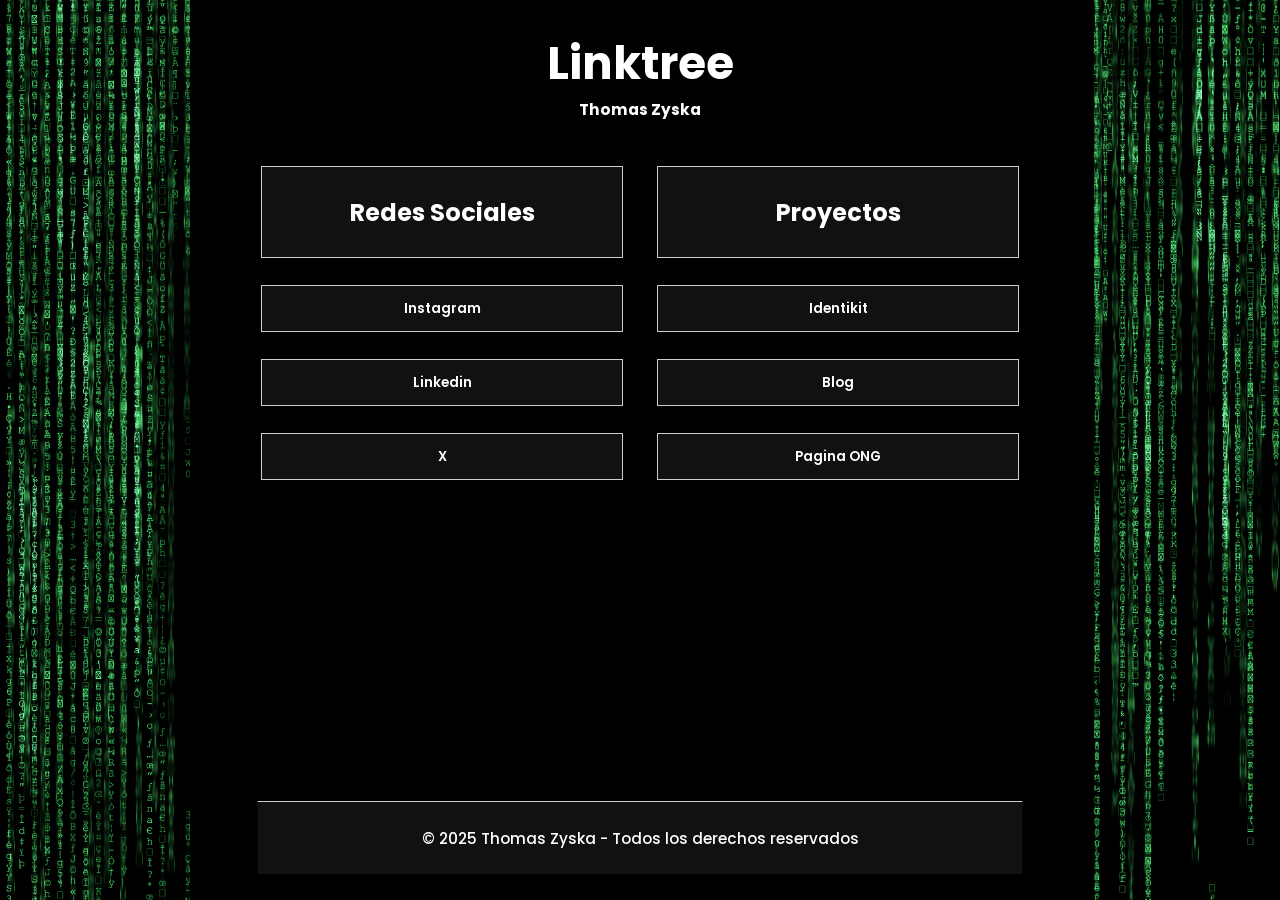
<file: index.html>
<!DOCTYPE html>
<html lang="en">
<head>
    <meta charset="UTF-8">
    <meta name="viewport" content="width=device-width, initial-scale=1.0">
    <title>Linktree - Thomas Zyska</title>
    <link rel="stylesheet" href="styles/blog.css">
</head>

<body>
    <h1 id="titulo">Linktree</h1>
    <h2 id="subtitulo">Thomas Zyska</h2>

<main>
        <div class="caja-desktop">
            <h2>Redes Sociales</h2>
        </div>
        <div class="caja-desktop">
            <h2>Proyectos</h2>
        </div>
        <div class="caja-movil">
            <h2>Redes y Proyectos</h2>
        </div>
        <div class="caja2" id="redes">
            <a href="https://www.instagram.com/thomas_zyska">Instagram</a>
        </div>
        <div class="caja2">
            <a href="https://thomaszyska1.github.io/TP-1---Identikit/">Identikit</a>
        </div>
        <div class="caja2" id="redes">
            <a href="https://www.linkedin.com/in/thomas-valentín-zyska-808717364/?trk=opento_sprofile_goalscard">Linkedin</a>
        </div>
        <div class="caja2">
            <a href="https://thomaszyska1.github.io/TP2-BLOG/blog.html">Blog</a>
        </div>
        <div class="caja2" id="redes">
            <a href="https://x.com/zzyska_">X</a>
        </div>
        <div class="caja2">
            <a href="home.html">Pagina ONG</a>
        </div>
</main>

<footer>
    <p>© 2025 Thomas Zyska - Todos los derechos reservados</p>
</footer>
</body>

</html>
</file>
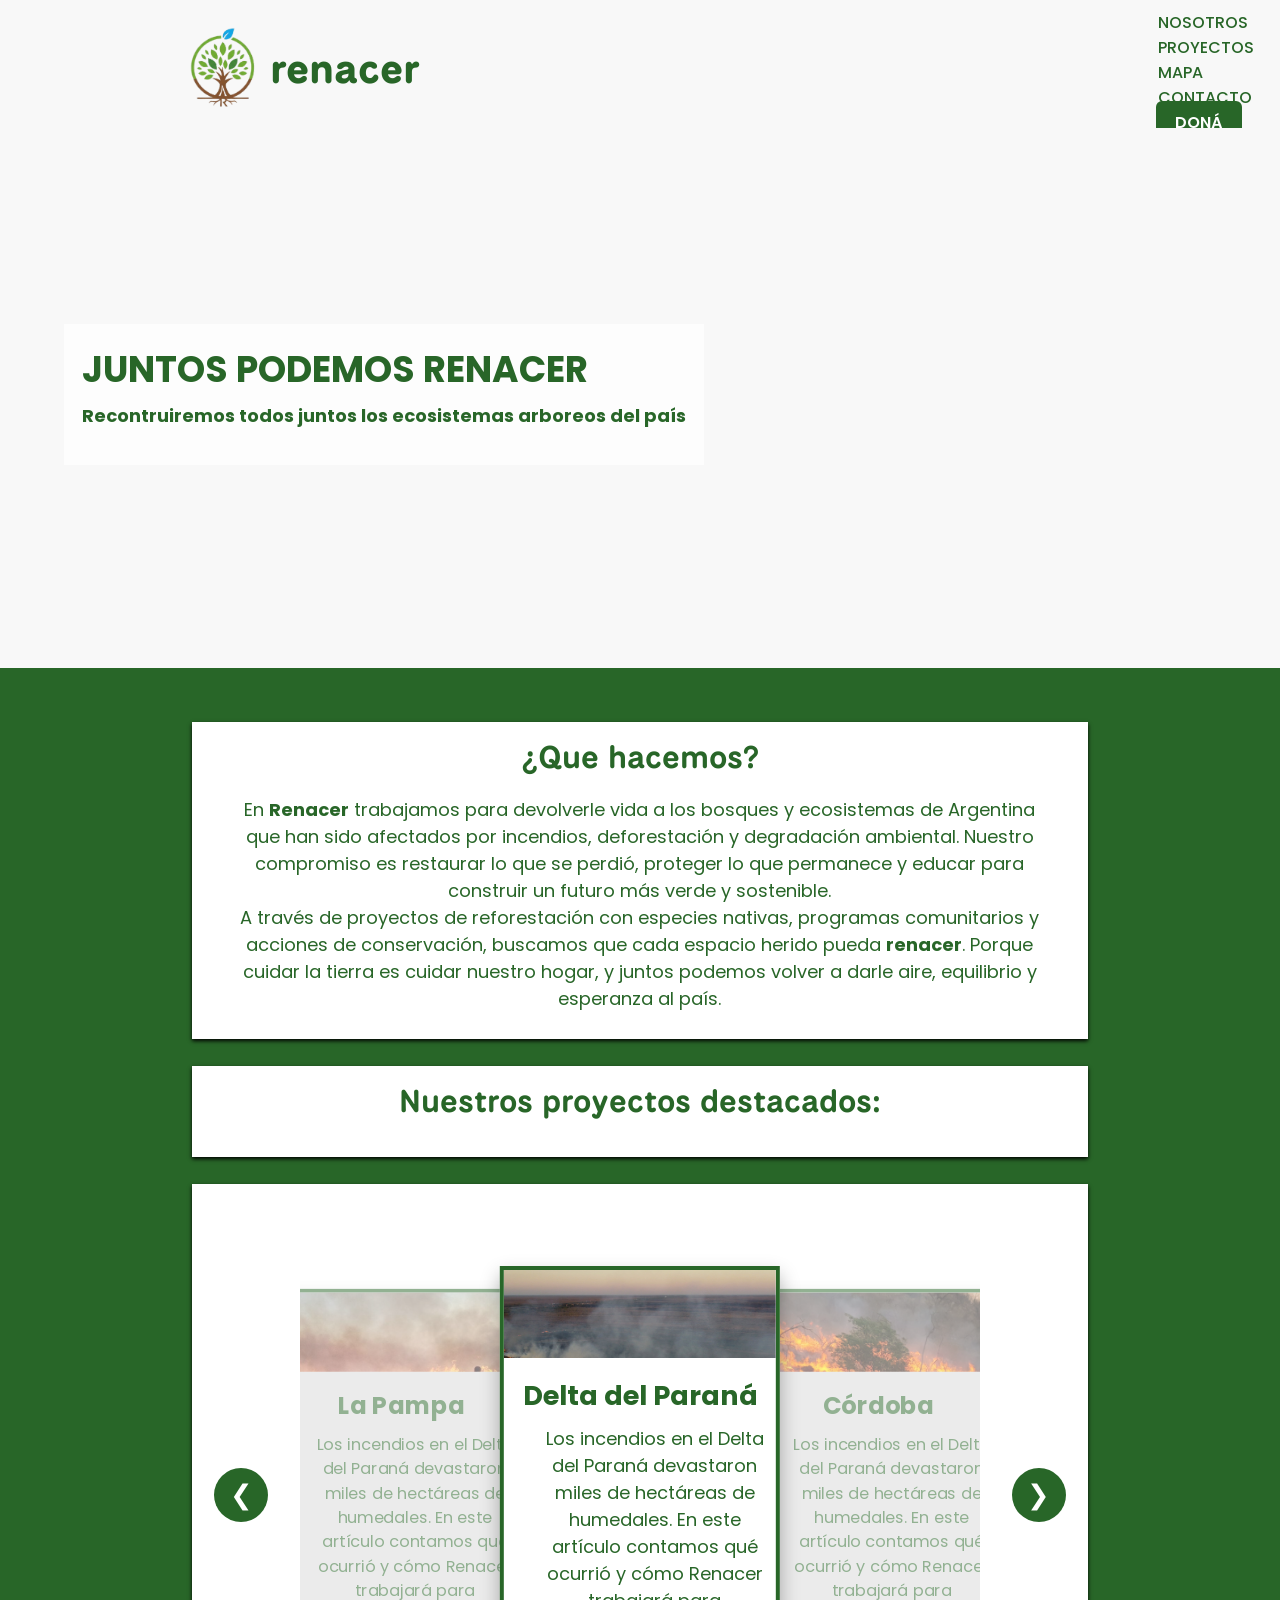
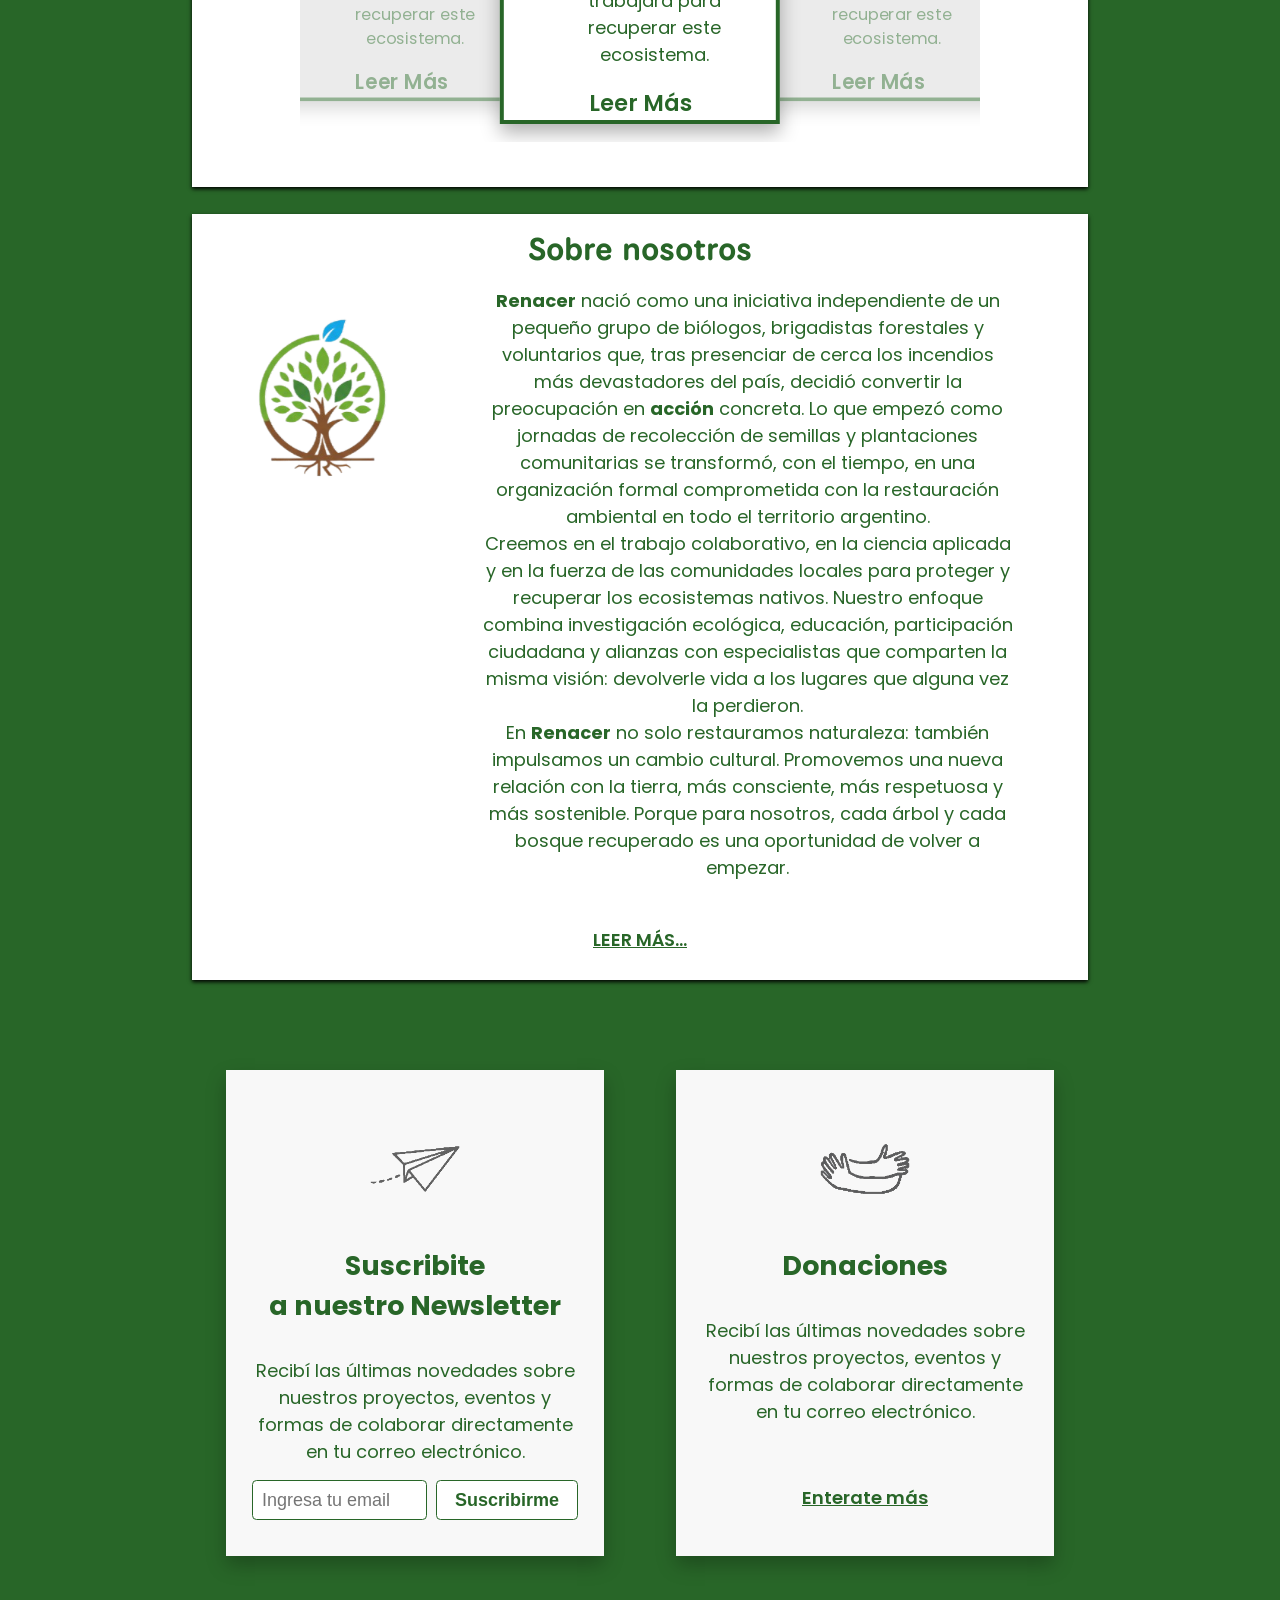
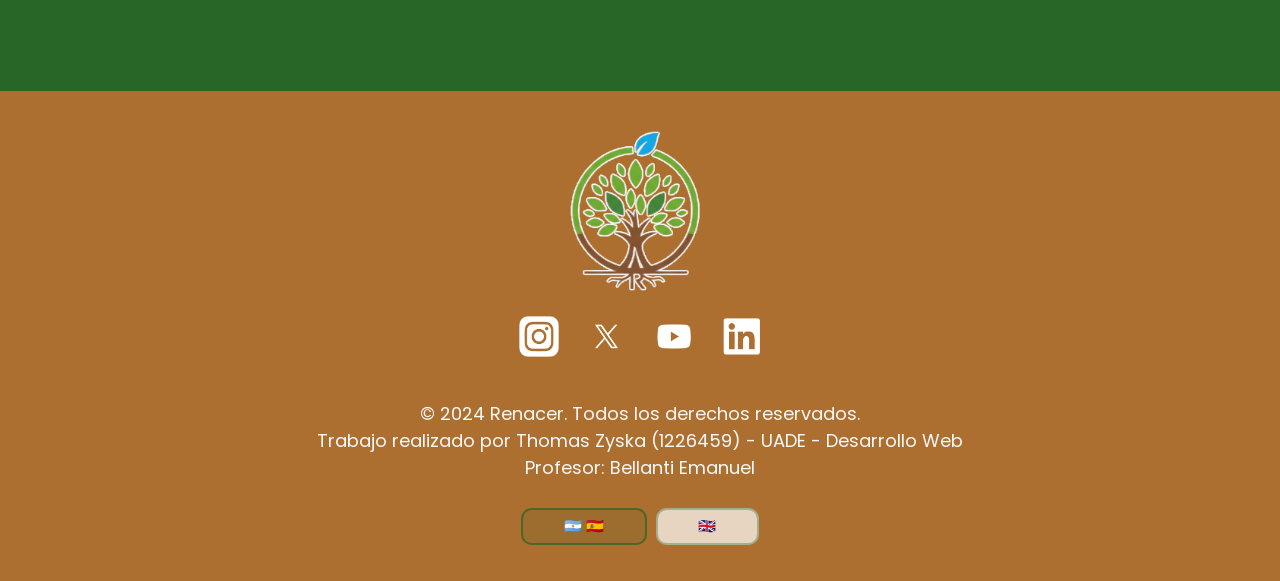
<file: home.html>
<!DOCTYPE html>

<html lang="en">
<head>
<meta charset="utf-8"/>
<meta content="width=device-width, initial-scale=1.0" name="viewport"/>
<link href="img/favicon-16x16.png" rel="icon" type="image/x-icon"/>
<title data-i18n="titleHome">Home - Renacer</title>
<link href="styles/index.css" rel="stylesheet"/>
</head>
<body>
<header>
<picture>
<a href="home.html">
<source media="(min-width: 678px)" srcset="/img/logo.png"/>
<img alt="" id="logo" src="img/logo.png"/>
</a>
</picture>
<a href="home.html" id="nombre">renacer</a>
<button aria-controls="menu-principal" aria-expanded="false" aria-label="Abrir menú" class="hamburguesa" type="button"><span></span><span></span><span></span></button>

<nav id="menu-principal">
    <button class="menu-cerrar" type="button" aria-label="Cerrar menú">
        ✕
    </button>
<a data-i18n="navNosotros" href="pages/nosotros.html">NOSOTROS</a>
<a data-i18n="navProyectos" href="pages/proyectos.html">PROYECTOS</a>
<a data-i18n="navMapa" href="pages/mapa.html">MAPA</a>
<a data-i18n="navContacto" href="pages/contacto.html">CONTACTO</a>
<a class="boton" data-i18n="navDona" href="pages/dona.html">DONÁ</a>
</nav>

</header><div class="menu-overlay" data-menu-overlay=""></div>
<div class="cabezal">
<picture>
<video autoplay="" loop="" src="img/video-cabezal.mp4"></video>
</picture>
<div class="texto-cabezal">
<h1 data-i18n="homeHeroH1">JUNTOS PODEMOS RENACER</h1>
<p data-i18n="homeHeroP">Recontruiremos todos juntos los ecosistemas arboreos del país</p>
</div>
</div>
<main>
<section class="secciones">
<h3 data-i18n="homeQueHacemosH3">¿Que hacemos?</h3>
<p data-i18n-html="homeQueHacemosP">En <span>Renacer</span> trabajamo para devolverle vida a los bosques y ecosistemas de Argentina que han sido afectados por incendios, deforestación y degradación ambiental. Nuestro compromiso es restaurar lo que se perdió, proteger lo que permanece y educar para construir un futuro más verde y sostenible.
        <br/>
    A través de proyectos de reforestación con especies nativas, programas comunitarios y acciones de conservación, buscamos que cada espacio herido pueda <span>renacer</span>. Porque cuidar la tierra es cuidar nuestro hogar, y juntos podemos volver a darle aire, equilibrio y esperanza al país.</p>
</section>
<section class="secciones">
<h3 data-i18n="homeDestacadosH3">Nuestros proyectos destacados:</h3>
<br/>
</section>
<section class="secciones">
<div class="slider-proyectos">
<button class="flecha prev">❮</button>
<div class="ventana-proyectos">
<article class="proyecto">
<div class="foto">
<img alt="" src="img/delta-intro.jpg"/>
</div>
<div class="texto">
<h4 data-i18n="homeCard_delta_h4">Delta del Paraná</h4>
<p data-i18n="homeCard_delta_p">Los incendios en el Delta del Paraná devastaron miles de hectáreas de humedales. En este artículo contamos qué ocurrió y cómo Renacer trabajará para recuperar este ecosistema.</p>
<a data-i18n="homeCard_delta_a" href="pages/proyects/delta.html">Leer Más</a>
</div>
</article>
<article class="proyecto">
<div class="foto">
<img alt="" src="img/cordoba-intro.jpeg"/>
</div>
<div class="texto">
<h4 data-i18n="homeCard_cordoba_h4">Córdoba</h4>
<p data-i18n="homeCard_cordoba_p">Los incendios en el Delta del Paraná devastaron miles de hectáreas de humedales. En este artículo contamos qué ocurrió y cómo Renacer trabajará para recuperar este ecosistema.</p>
<a data-i18n="homeCard_cordoba_a" href="pages/proyects/cordoba.html">Leer Más</a>
</div>
</article>
<article class="proyecto">
<div class="foto">
<img alt="" src="img/patagonia-intro.jpg"/>
</div>
<div class="texto">
<h4 data-i18n="homeCard_patagonia_h4">Patagonia</h4>
<p data-i18n="homeCard_patagonia_p">Los incendios en el Delta del Paraná devastaron miles de hectáreas de humedales. En este artículo contamos qué ocurrió y cómo Renacer trabajará para recuperar este ecosistema.</p>
<a data-i18n="homeCard_patagonia_a" href="pages/proyects/patagonia.html">Leer Más</a>
</div>
</article>
<article class="proyecto">
<div class="foto">
<img alt="" src="img/corrientes-intro.jpg"/>
</div>
<div class="texto">
<h4 data-i18n="homeCard_corrientes_h4">Corrientes</h4>
<p data-i18n="homeCard_corrientes_p">Los incendios en el Delta del Paraná devastaron miles de hectáreas de humedales. En este artículo contamos qué ocurrió y cómo Renacer trabajará para recuperar este ecosistema.</p>
<a data-i18n="homeCard_corrientes_a" href="pages/proyects/corrientes.html">Leer Más</a>
</div>
</article>
<article class="proyecto">
<div class="foto">
<img alt="" src="img/lapampa-intro.jpg"/>
</div>
<div class="texto">
<h4 data-i18n="homeCard_lapampa_h4">La Pampa</h4>
<p data-i18n="homeCard_lapampa_p">Los incendios en el Delta del Paraná devastaron miles de hectáreas de humedales. En este artículo contamos qué ocurrió y cómo Renacer trabajará para recuperar este ecosistema.</p>
<a data-i18n="homeCard_lapampa_a" href="pages/proyects/lapampa.html">Leer Más</a>
</div>
</article>
</div>
<button class="flecha next">❯</button>
</div>
</section>
<section class="secciones">
<h3 data-i18n="homeSobreH3">Sobre nosotros</h3>
<div id="fila">
<img alt="" src="img/logo.png"/>
<p data-i18n-html="homeSobreP"><span>Renacer</span> naci como una iniciativa independiente de un pequeño grupo de biólogos, brigadistas forestales y voluntarios que, tras presenciar de cerca los incendios más devastadores del país, decidió convertir la preocupación en <span>acción</span> concreta. Lo que empezó como jornadas de recolección de semillas y plantaciones comunitarias se transformó, con el tiempo, en una organización formal comprometida con la restauración ambiental en todo el territorio argentino.
            <br/>
        Creemos en el trabajo colaborativo, en la ciencia aplicada y en la fuerza de las comunidades locales para proteger y recuperar los ecosistemas nativos. Nuestro enfoque combina investigación ecológica, educación, participación ciudadana y alianzas con especialistas que comparten la misma visión: devolverle vida a los lugares que alguna vez la perdieron.
            <br/>
        En <span>Renacer</span> no solo restauramos naturaleza: también impulsamos un cambio cultural. Promovemos una nueva relación con la tierra, más consciente, más respetuosa y más sostenible. Porque para nosotros, cada árbol y cada bosque recuperado es una oportunidad de volver a empezar.</p>
</div>
<a data-i18n="homeLeerMas" href="/pages/nosotros.html">LEER MÁS...</a>
</section>
<container id="divs-varios">
<div class="caja">
<img alt="" src="img/newsletter.png"/>
<h3 data-i18n-html="homeNewsH3">Suscribite<br/>a nuestro Newsletter</h3>
<div>
<p data-i18n="homeNewsP">
                    Recibí las últimas novedades sobre nuestros proyecto, eventos y formas de colaborar directamente en tu correo electrónico.
                </p>
</div>
<form>
<input data-i18n-placeholder="homeNewsPh" placeholder="Ingresa tu email" type="email"/>
<button data-i18n="homeNewsBtn" type="submit">Suscribirme</button>
</form>
</div>
<div class="caja">
<img alt="" src="img/donaciones.png"/>
<h3 data-i18n="homeDonH3">Donaciones</h3>
<div>
<p data-i18n="homeDonP">
                    Recibí las últimas novedades sobre nuestros proyectos, eventos y formas de colaborar directamente en tu correo electrónico.
                </p>
</div>
<a data-i18n="homeDonLink" href="/pages/dona.html">Enterate más</a>
</div>
</container>
</main>
<footer>
<img alt="" id="logo-foot" src="img/logo-blanco.png"/>
<div id="div-redes">
<a class="redes" href=""><img alt="" src="img/instagram.png"/></a>
<a class="redes" href=""><img alt="" src="img/x.png"/></a>
<a class="redes" href=""><img alt="" src="img/youtube.png"/></a>
<a class="redes" href=""><img alt="" src="img/linkedin.png"/></a>
</div>
<div>
<p data-i18n-html="footerHtml">
        © 2024 Renacer. Todos los derechos reservados.
        <br/>
        Trabajo realizado por Thomas Zyska (1226459) - UADE - Desarrollo Web
        <br/>
        Profesor: Bellanti Emanuel
    </p>
</div>
<div aria-label="Idioma" class="idioma-switch">
<button aria-pressed="true" class="idioma-btn" data-lang="es" type="button">🇦🇷 🇪🇸</button>
<button aria-pressed="false" class="idioma-btn" data-lang="en" type="button">🇬🇧</button>
</div>
</footer>
<script src="scripts/script.js"></script>


</body>

</html>
</file>
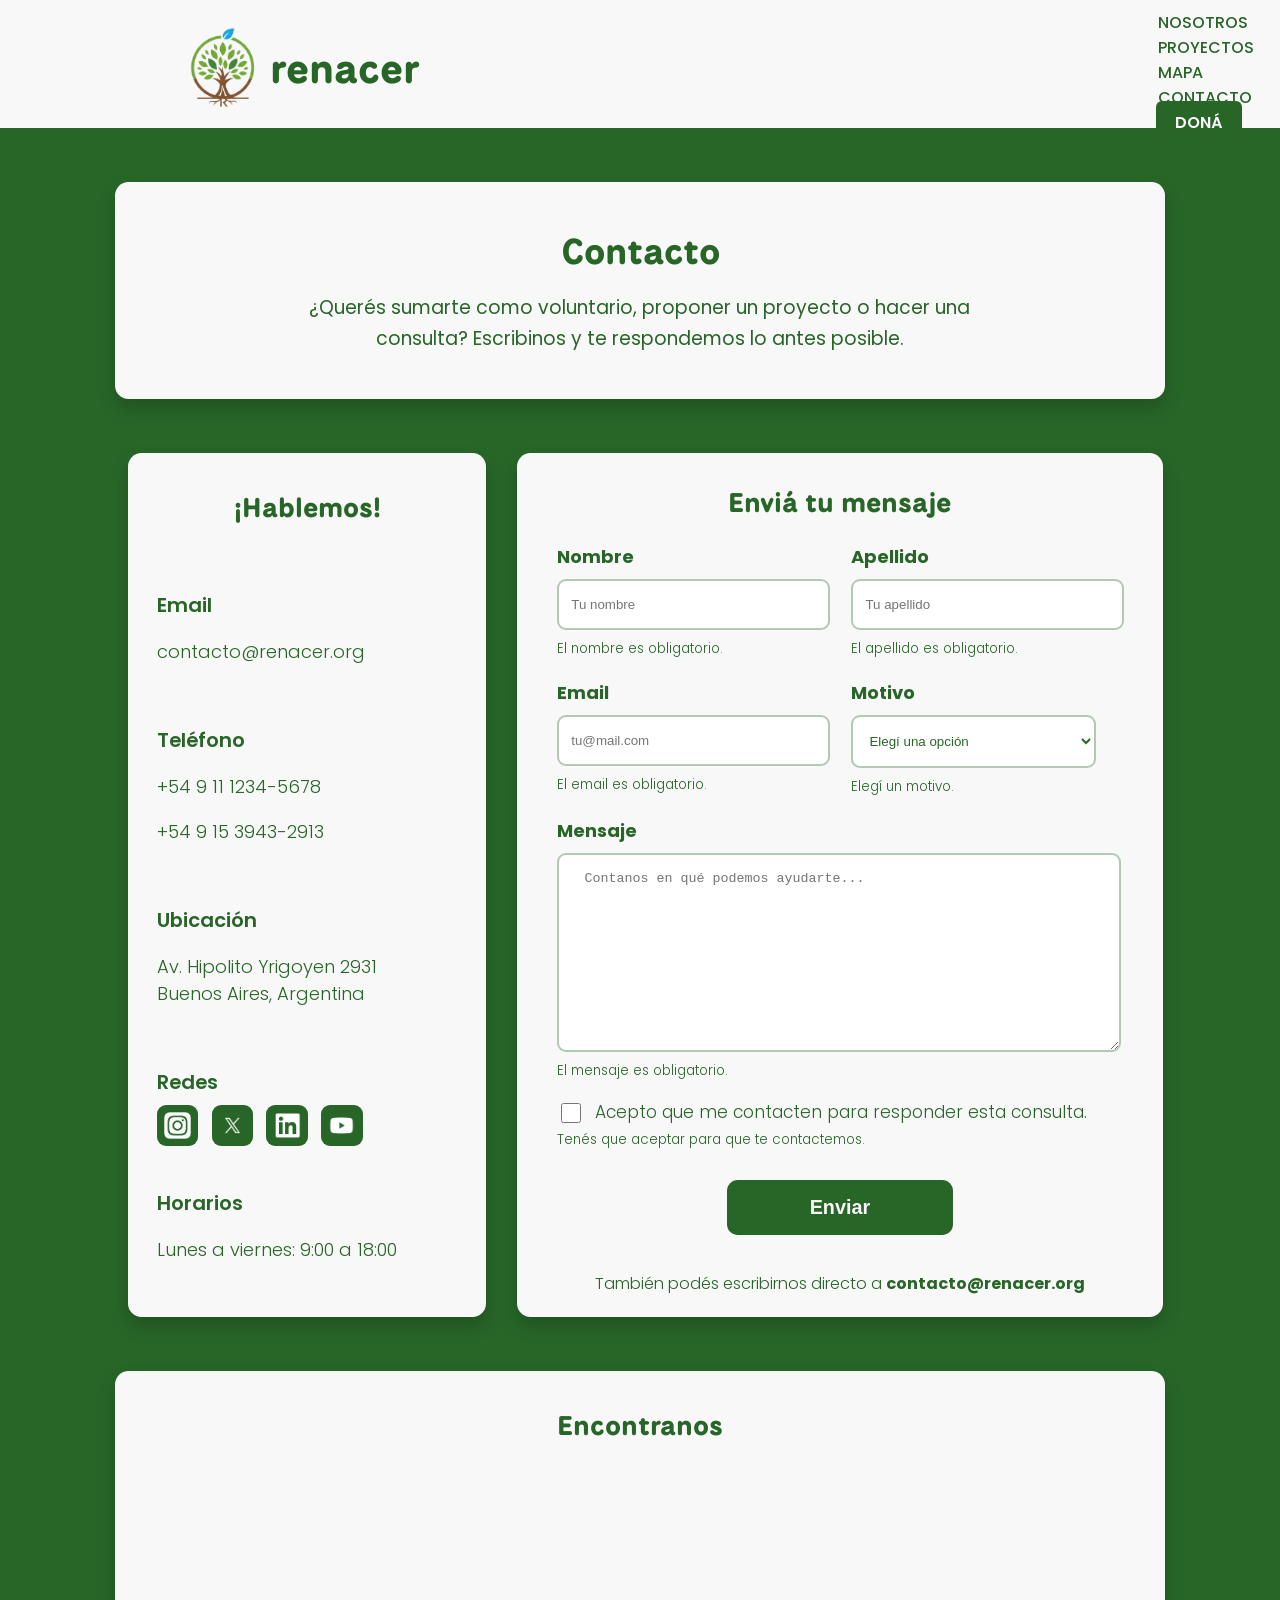
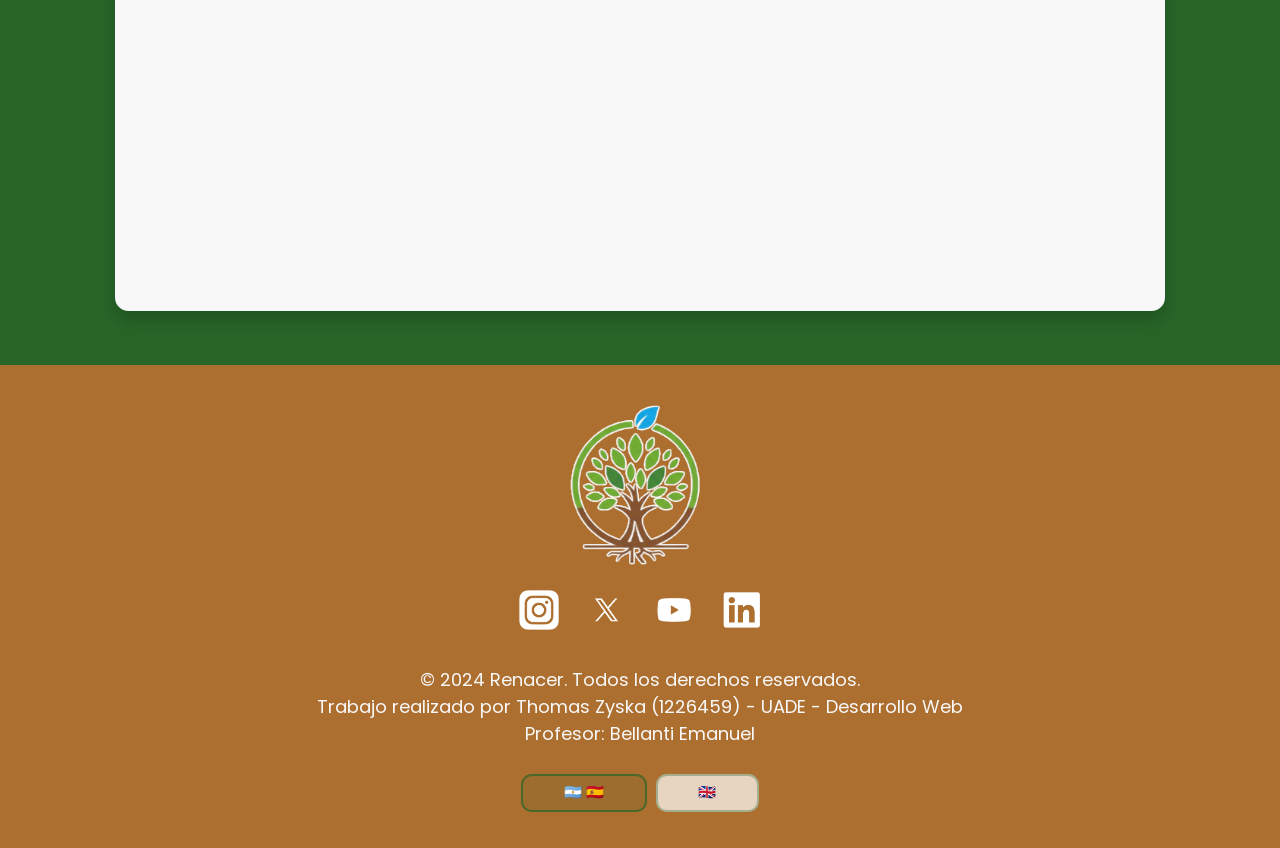
<file: pages/contacto.html>
<!DOCTYPE html>
<html lang="es">
<head>
    <meta charset="UTF-8">
    <meta name="viewport" content="width=device-width, initial-scale=1.0">
    <meta name="description" content="Página de ONG Renacer, compromiso ambiental y restauración ecológica en Argentina.">
    <meta name="keywords" content="HTML, CSS, JavaScript">
    <meta name="author" content="Thomas Zyska">
    <link rel="icon" type="image/x-icon" href="../img/favicon-16x16.png">
    <title data-i18n="titleContacto">Contacto - Renacer</title>
    <link rel="stylesheet" href="../styles/index.css">
    <link rel="stylesheet" href="../styles/contacto.css">
</head>


<body>
    
<header>
    <picture>
        <a href="../home.html">
            <source media="(min-width: 678px)" srcset="/img/logo.png">
            <img src="../img/logo.png" alt="" id="logo">
        </a>
    </picture>
    <a href="../home.html" id="nombre">renacer</a>
    <button aria-controls="menu-principal" aria-expanded="false" aria-label="Abrir menú" class="hamburguesa" type="button"><span></span><span></span><span></span></button>

    <nav id="menu-principal">
        <button class="menu-cerrar" type="button" aria-label="Cerrar menú">
            ✕
        </button>
    <a data-i18n="navNosotros" href="./nosotros.html">NOSOTROS</a>
    <a data-i18n="navProyectos" href="./proyectos.html">PROYECTOS</a>
    <a data-i18n="navMapa" href="./mapa.html">MAPA</a>
    <a data-i18n="navContacto" href="./contacto.html">CONTACTO</a>
    <a class="boton" data-i18n="navDona" href="./dona.html">DONÁ</a>
    </nav>
</header>

<div class="menu-overlay" data-menu-overlay></div>

<main>

<section class="contacto-hero">
        <h1 data-i18n="heroTitulo">Contacto</h1>
        <p data-i18n="heroTexto">
            ¿Querés sumarte como voluntario, proponer un proyecto o hacer una consulta?
            Escribinos y te respondemos lo antes posible.
        </p>
</section>

    <section class="contacto-grid">

        <aside class="contacto-info">
            <h2 data-i18n="asideTitulo">¡Hablemos!</h2>

            <div class="info-item">
                <h3 data-i18n="asideEmail">Email</h3>
                <p><a href="mailto:contacto@renacer.org">contacto@renacer.org</a></p>
            </div>

            <div class="info-item">
                <h3 data-i18n="asideTelefono">Teléfono</h3>
                <p><a href="tel:+5491112345678">+54 9 11 1234-5678</a></p>
                <p><a href="tel:+5491112345678">+54 9 15 3943-2913</a></p>
            </div>

            <div class="info-item">
                <h3 data-i18n="asideUbicacion">Ubicación</h3>
                <p>
                    Av. Hipolito Yrigoyen 2931
                    <br>
                    <span data-i18n="asideCiudad">Buenos Aires, Argentina</span>
                
                </p>
            </div>

            <div class="info-item">
                <h3 data-i18n="asideRedes">Redes</h3>
                <div class="redes" id="redes-movil">
                    <a href="#" aria-label="Instagram"> <img src="../img/instagram.png" alt=""></a>
                    <a href="#" aria-label="X"><img src="../img/x.png" alt=""></a>
                    <a href="#" aria-label="LinkedIn"> <img src="../img/linkedin.png" alt=""></a>
                    <a href="#" aria-label="YouTube"> <img src="../img/youtube.png" alt=""></a>
                </div>
            </div>

            <div class="info-item">
                <h3 data-i18n="asideHorarios">Horarios</h3>
                <p data-i18n="asideHorarioTexto">Lunes a viernes: 9:00 a 18:00</p>
            </div>
        </aside>

        <section class="contacto-formulario">
            <h2 data-i18n="formTitulo">Enviá tu mensaje</h2>

            <form action="#" method="post" class="form">
                <div class="fila">
                    <div class="campo">
                        <label for="nombre-contacto" data-i18n="lblNombre">Nombre</label>
                        <input type="text" id="nombre-contacto" name="nombre" placeholder="Tu nombre" data-i18n-placeholder="phNombre" required>
                        <small class="error" aria-live="polite"></small>
                    </div>

                    <div class="campo">
                        <label for="apellido" data-i18n="lblApellido">Apellido</label>
                        <input type="text" id="apellido" name="apellido" placeholder="Tu apellido" data-i18n-placeholder="phApellido" required>
                        <small class="error" aria-live="polite"></small>
                    </div>
                </div>

                <div class="fila">
                    <div class="campo">
                        <label for="email" data-i18n="lblEmail">Email</label>
                        <input type="email" id="email" name="email" placeholder="tu@mail.com" data-i18n-placeholder="phEmail" required>
                        <small class="error" aria-live="polite"></small>
                    </div>

                    <div class="campo">
                        <label for="motivo" data-i18n="lblMotivo">Motivo</label>
                        <select id="motivo" name="motivo" required>
                            <option value="" selected disabled data-i18n="optElegi">Elegí una opción</option>
                            <option value="voluntariado" data-i18n="optVoluntariado">Voluntariado</option>
                            <option value="donaciones" data-i18n="optDonaciones">Donaciones</option>
                            <option value="alianzas" data-i18n="optAlianzas">Alianzas / Prensa</option>
                            <option value="proyectos" data-i18n="optProyectos">Proponer un proyecto</option>
                            <option value="otro" data-i18n="optOtro">Otro</option>
                        </select>
                        <small class="error" aria-live="polite"></small>
                    </div>
                </div>

                <div class="campo">
                    <label for="mensaje" data-i18n="lblMensaje">Mensaje</label>
                    <textarea id="mensaje" name="mensaje" rows="6" placeholder="Contanos en qué podemos ayudarte..." data-i18n-placeholder="phMensaje" required></textarea>
                    <small class="error" aria-live="polite"></small>
                </div>

                <div class="checks">
                    <label class="check">
                        <input type="checkbox" required>
                        <span data-i18n="chkTexto">Acepto que me contacten para responder esta consulta.</span>
                    </label>
                    <small class="error" aria-live="polite"></small>
                </div>

                <button type="submit" class="btn-enviar" data-i18n="btnEnviar">Enviar</button>
                <p class="nota"><span data-i18n="nota">También podés escribirnos directo a</span> <strong>contacto@renacer.org</strong></p>
            </form>
        </section>

    </section>

    <section class="contacto-mapa">
        <h2 data-i18n="mapaTitulo">Encontranos</h2>
        <div class="mapa-embed">
            <iframe
                title="Mapa Renacer"
                src="https://www.google.com/maps/embed?pb=!1m18!1m12!1m3!1d335.32763458247223!2d-58.41374616368331!3d-34.612464637308705!2m3!1f0!2f0!3f0!3m2!1i1024!2i768!4f13.1!3m3!1m2!1s0x95bccaf69247ef3d%3A0xb0c2150d67eb6fab!2sAv.%20Hip%C3%B3lito%20Yrigoyen%202931%2C%20C1208ABA%20Cdad.%20Aut%C3%B3noma%20de%20Buenos%20Aires!5e0!3m2!1ses!2sar!4v1766005606738!5m2!1ses!2sar"
                loading="lazy"
                referrerpolicy="no-referrer-when-downgrade">
            </iframe>
        </div>
    </section>




</main>






<footer>
<img src="../img/logo-blanco.png" alt="" id="logo-foot">

<div id="div-redes">
    <a href="" class="redes"><img src="../img/instagram.png" alt=""></a>
    <a href="" class="redes"><img src="../img/x.png" alt=""></a>
    <a href="" class="redes"><img src="../img/youtube.png" alt=""></a>
    <a href="" class="redes"><img src="../img/linkedin.png" alt=""></a>
</div>

<div>
    <p>
        <span data-i18n="footerLinea1">© 2024 Renacer. Todos los derechos reservados.</span>
        <br>
        <span data-i18n="footerLinea2">Trabajo realizado por Thomas Zyska (1226459) - UADE - Desarrollo Web</span>
        <br>
        <span data-i18n="footerLinea3">Profesor: Bellanti Emanuel</span>
    </p>
</div>
        <div class="idioma-switch" aria-label="Idioma">
            <button type="button" class="idioma-btn" data-lang="es" aria-pressed="true">🇦🇷 🇪🇸</button>
            <button type="button" class="idioma-btn" data-lang="en" aria-pressed="false">🇬🇧</button>
        </div>

</footer>

<script src="../scripts/script.js"></script>
</body>


</html>
</file>
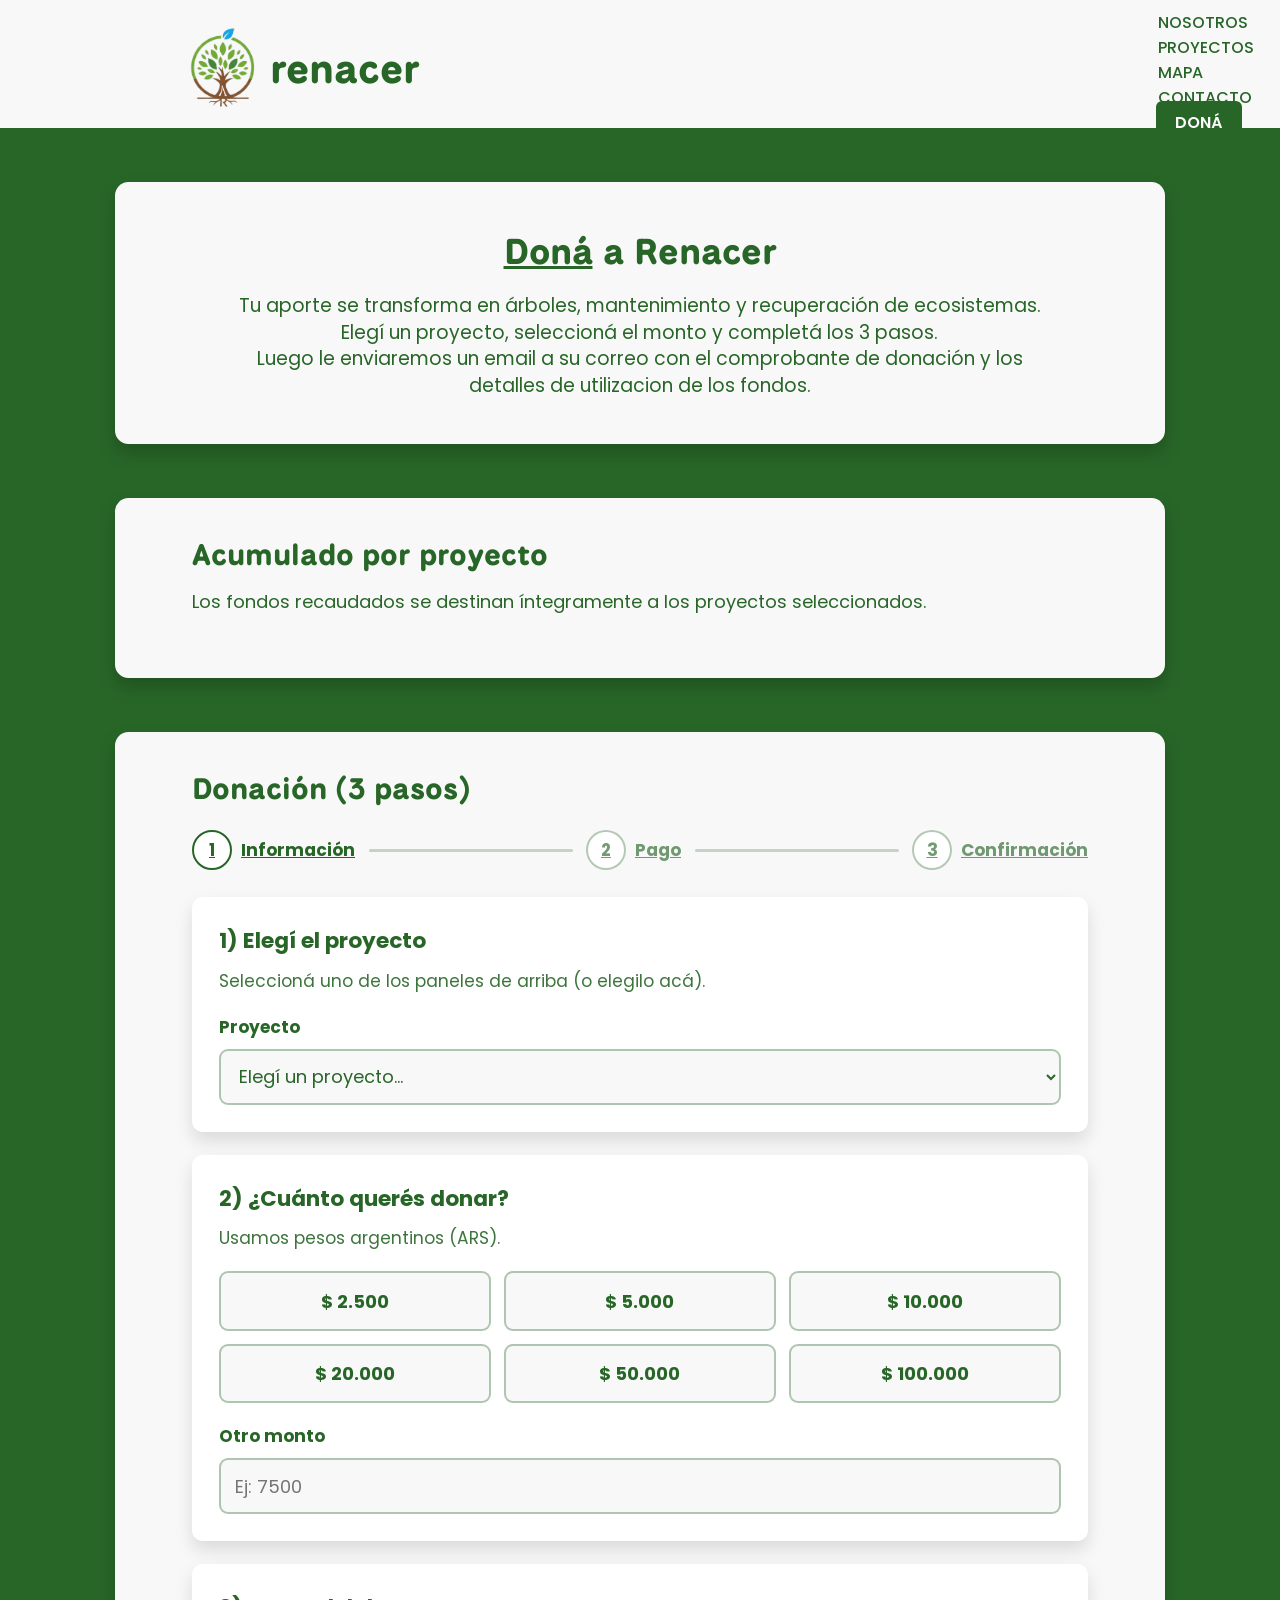
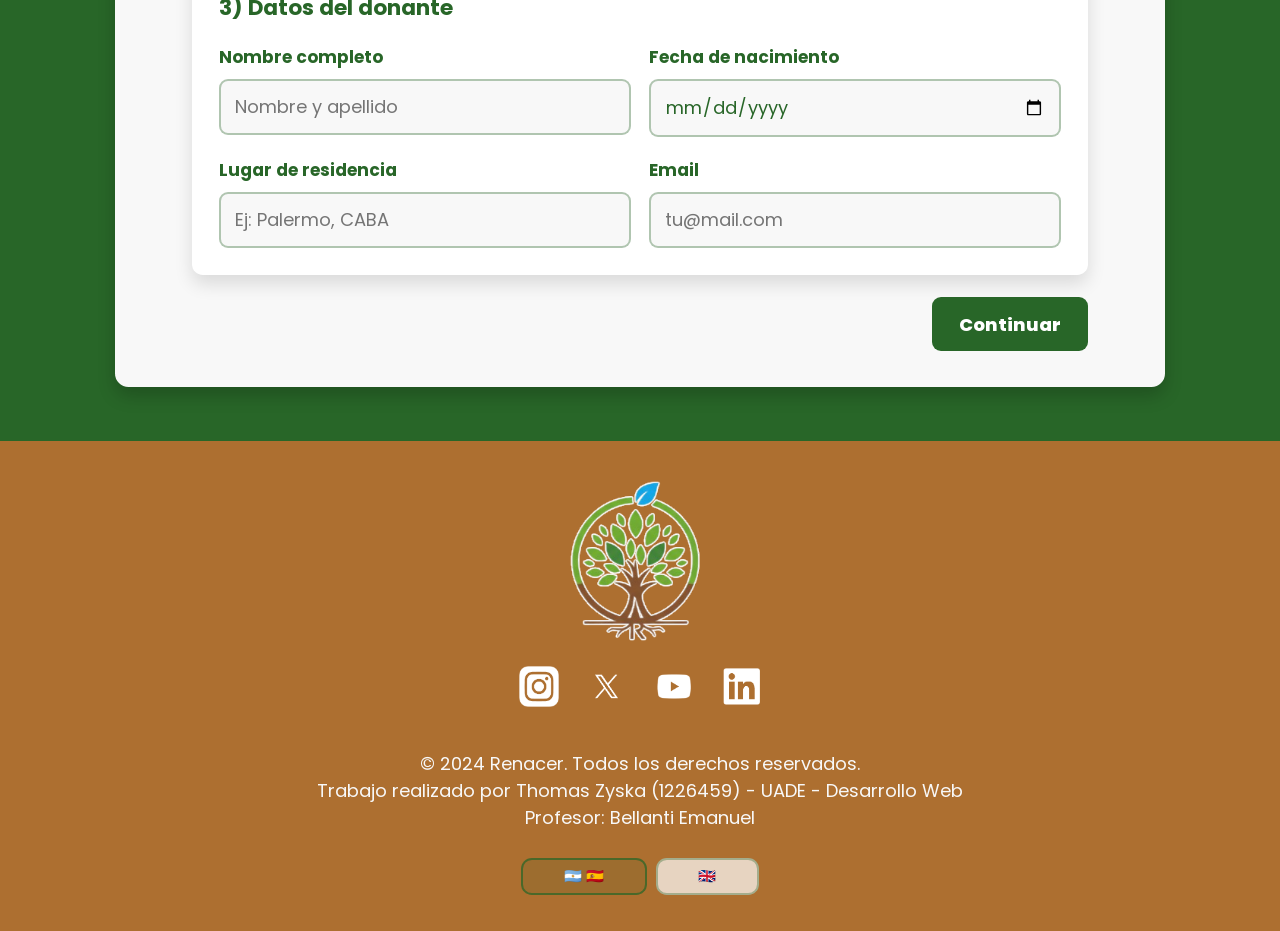
<file: pages/dona.html>
<!DOCTYPE html>
<html lang="es">
<head>
    <meta charset="UTF-8">
    <meta name="viewport" content="width=device-width, initial-scale=1.0">
    <meta name="description" content="Página de ONG Renacer, compromiso ambiental y restauración ecológica en Argentina.">
    <meta name="keywords" content="HTML, CSS, JavaScript">
    <meta name="author" content="Thomas Zyska">
    <link rel="icon" type="image/x-icon" href="../img/favicon-16x16.png">
    <title data-i18n="titleDona">Doná - Renacer</title>
    <link rel="stylesheet" href="../styles/index.css">
    <link rel="stylesheet" href="../styles/dona.css">
</head>

<body>
<header>
    <picture>
        <a href="../home.html">
            <source media="(min-width: 678px)" srcset="/img/logo.png">
            <img src="../img/logo.png" alt="" id="logo">
        </a>
    </picture>
    <a href="../home.html" id="nombre">renacer</a>
    <button aria-controls="menu-principal" aria-expanded="false" aria-label="Abrir menú" class="hamburguesa" type="button"><span></span><span></span><span></span></button>

    <nav id="menu-principal">
        <button class="menu-cerrar" type="button" aria-label="Cerrar menú">
            ✕
        </button>
    <a data-i18n="navNosotros" href="./nosotros.html">NOSOTROS</a>
    <a data-i18n="navProyectos" href="./proyectos.html">PROYECTOS</a>
    <a data-i18n="navMapa" href="./mapa.html">MAPA</a>
    <a data-i18n="navContacto" href="./contacto.html">CONTACTO</a>
    <a class="boton" data-i18n="navDona" href="./dona.html">DONÁ</a>
    </nav>
</header>

<div class="menu-overlay" data-menu-overlay></div>

<main>

    <section class="dona-hero">
        <h1 data-i18n-html="donaHeroH1"><span>Doná</span> a Renacer</h1>
        <p data-i18n-html="donaHeroP">
            Tu aporte se transforma en árboles, mantenimiento y recuperación de ecosistemas.
            <br>
            Elegí un proyecto, seleccioná el monto y completá los 3 pasos.
            <br>
            Luego le enviaremos un email a su correo con el comprobante de donación y los detalles de utilizacion de los fondos.
        </p>
    </section>

    <section class="panel-proyectos">
        <h2 data-i18n="donaAcumH2">Acumulado por proyecto</h2>
        <p class="sub" data-i18n="donaAcumSub">Los fondos recaudados se destinan íntegramente a los proyectos seleccionados.</p>

        <div class="grid-proyectos" id="gridProyectos">
        </div>
    </section>

    <section class="wizard-wrap">
        <div class="wizard-head">
            <h2 id="wizardTitulo" data-i18n="donaWizardTitulo">Donación (3 pasos)</h2>

            <div class="steps" aria-label="Progreso de donación">
                <div class="step activo" data-step="1">
                    <span class="n">1</span>
                    <span class="t" data-i18n="donaStepInfo">Información</span>
                </div>
                <div class="line"></div>
                <div class="step" data-step="2">
                    <span class="n">2</span>
                    <span class="t" data-i18n="donaStepPago">Pago</span>
                </div>
                <div class="line"></div>
                <div class="step" data-step="3">
                    <span class="n">3</span>
                    <span class="t" data-i18n="donaStepConf">Confirmación</span>
                </div>
            </div>
        </div>

        <form class="wizard" id="formDona" novalidate>

            <section class="paso activo" data-step="1">
                <div class="bloque">
                    <h3 data-i18n="donaP1H3">1) Elegí el proyecto</h3>
                    <p class="mini" data-i18n="donaP1Mini">Seleccioná uno de los paneles de arriba (o elegilo acá).</p>

                    <div class="select-row">
                        <label class="label" for="proyectoSelect" data-i18n="donaProyectoLbl">Proyecto</label>
                        <select id="proyectoSelect" name="proyecto" required>
                            <option value="" selected disabled data-i18n="donaProyectoOpt">Elegí un proyecto…</option>
                        </select>
                    </div>
                </div>

                <div class="bloque">
                    <h3 data-i18n="donaP2H3">2) ¿Cuánto querés donar?</h3>
                    <p class="mini" data-i18n="donaP2Mini">Usamos pesos argentinos (ARS).</p>

                    <div class="monto-grid" role="group" aria-label="Seleccionar monto">
                        <button type="button" class="monto" data-monto="2500">$ 2.500</button>
                        <button type="button" class="monto" data-monto="5000">$ 5.000</button>
                        <button type="button" class="monto" data-monto="10000">$ 10.000</button>
                        <button type="button" class="monto" data-monto="20000">$ 20.000</button>
                        <button type="button" class="monto" data-monto="50000">$ 50.000</button>
                        <button type="button" class="monto" data-monto="100000">$ 100.000</button>
                    </div>

                    <div class="select-row">
                        <label class="label" for="montoOtro" data-i18n="donaOtroMontoLbl">Otro monto</label>
                        <input id="montoOtro" name="montoOtro" inputmode="numeric" placeholder="Ej: 7500" data-i18n-placeholder="donaOtroMontoPh" />
                    </div>

                    <input type="hidden" id="montoFinal" name="montoFinal" required>
                </div>

                <div class="bloque">
                    <h3 data-i18n="donaP3H3">3) Datos del donante</h3>
                    <div class="cols">
                        <div class="select-row">
                            <label class="label" for="nombreDonante" data-i18n="donaNombreLbl">Nombre completo</label>
                            <input id="nombreDonante" name="nombre" placeholder="Nombre y apellido" data-i18n-placeholder="donaNombrePh" required>
                        </div>

                        <div class="select-row">
                            <label class="label" for="fechaNacimiento" data-i18n="donaFechaLbl">Fecha de nacimiento</label>
                            <input id="fechaNacimiento" name="fechaNacimiento" type="date" required>
                        </div>
                    </div>

                    <div class="cols">
                        <div class="select-row">
                            <label class="label" for="residencia" data-i18n="donaResidLbl">Lugar de residencia</label>
                            <input id="residencia" name="residencia" placeholder="Ej: Palermo, CABA" data-i18n-placeholder="donaResidPh" required>
                        </div>

                        <div class="select-row">
                            <label class="label" for="emailDonante" data-i18n="donaEmailLbl">Email</label>
                            <input id="emailDonante" name="email" type="email" placeholder="tu@mail.com" data-i18n-placeholder="donaEmailPh" required>
                        </div>
                    </div>
                </div>

                <div class="acciones">
                    <div class="error" id="errorPaso1" aria-live="polite"></div>
                    <button type="button" class="btn" id="btnSiguiente1" data-i18n="donaBtnContinuar">Continuar</button>
                </div>
            </section>

            <section class="paso" data-step="2">
                <div class="bloque">
                    <h3 data-i18n="donaPagoH3">Información de pago</h3>
                    <p class="mini" data-i18n="donaPagoMini">Validación de formato (demo). No se envía nada: es solo frontend.</p>

                    <div class="select-row">
                        <label class="label" for="metodoPago" data-i18n="donaMetodoLbl">Método</label>
                        <select id="metodoPago" name="metodoPago" required>
                            <option value="" selected disabled data-i18n="donaMetodoOpt">Seleccioná un método…</option>
                            <option value="tc" data-i18n="donaMetodoTc">Tarjeta</option>
                            <option value="transf" data-i18n="donaMetodoTransf">Transferencia</option>
                        </select>
                    </div>

                    <div class="pago-panel" id="panelTarjeta" hidden>
                        <div class="cols">
                            <div class="select-row" id="tarjeta-movil">
                                <label class="label" for="numeroTarjeta" data-i18n="donaNumTarjetaLbl">Número de tarjeta</label>
                                <input id="numeroTarjeta" name="numeroTarjeta" inputmode="numeric" placeholder="16 dígitos" data-i18n-placeholder="donaNumTarjetaPh" autocomplete="cc-number">
                            </div>

                            <div class="select-row" id="tarjeta-movil">
                                <label class="label" for="nombreTarjeta" data-i18n="donaNombreTarjetaLbl">Nombre en la tarjeta</label>
                                <input id="nombreTarjeta" name="nombreTarjeta" placeholder="Como figura en la tarjeta" data-i18n-placeholder="donaNombreTarjetaPh" autocomplete="cc-name">
                            </div>
                        </div>

                        <div class="cols">
                            <div class="select-row" id="tarjeta-movil">
                                <label class="label" for="vencimiento" data-i18n="donaVencLbl">Vencimiento</label>
                                <input id="vencimiento" name="vencimiento" inputmode="numeric" placeholder="MM/AA" data-i18n-placeholder="donaVencPh" autocomplete="cc-exp">
                            </div>

                            <div class="select-row" id="tarjeta-movil">
                                <label class="label" for="cvv" data-i18n="donaCvvLbl">Código de seguridad</label>
                                <input id="cvv" name="cvv" inputmode="numeric" placeholder="3 dígitos" data-i18n-placeholder="donaCvvPh" autocomplete="cc-csc">
                            </div>
                        </div>

                        <p class="mini" data-i18n-html="donaDemoTarjeta">
                        Demo: si completás <strong>todo con ceros</strong> (0000… en tarjeta, 00/00, 000) deja pasar.
                        </p>

                    </div>

                    <div class="pago-panel" id="panelTransf" hidden>
                        <div class="nota">
                            <p data-i18n="donaTransfP">Transferí al siguiente CBU (generado para demo):</p>
                            <div class="cbu-box">
                                <div class="cbu-item"><strong>CBU:</strong> <span id="cbuValor">—</span></div>
                                <div class="cbu-item"><strong>Alias:</strong> <span id="aliasValor">renacer.dona</span></div>
                            </div>
                            <label class="check">
                                <input type="checkbox" id="checkTransfer" />
                                <span data-i18n="donaTransfCheck">Ya realicé la transferencia (demo)</span>
                            </label>
                        </div>
                    </div>
                </div>

                <div class="acciones">
                    <div class="error" id="errorPaso2" aria-live="polite"></div>
                    <button type="button" class="btn secundario" id="btnAtras2" data-i18n="donaBtnAtras">Atrás</button>
                    <button type="button" class="btn" id="btnSiguiente2" data-i18n="donaBtnRevisar">Revisar</button>
                </div>
            </section>

            <section class="paso" data-step="3">
                <div class="bloque">
                    <h3 data-i18n="donaConfH3">Confirmación</h3>
                    <p class="mini" data-i18n="donaConfMini">Revisá el resumen. El botón final es “simulado”.</p>

                    <div class="resumen" id="resumenFinal"></div>
                </div>

                <div class="acciones">
                    <button type="button" class="btn secundario" id="btnAtras3" data-i18n="donaBtnAtras">Atrás</button>
                    <button type="submit" class="btn" id="btnConfirmar" data-i18n="donaBtnConfirmar">Confirmar donación</button>
                </div>

                <div class="ok" id="okMsg" aria-live="polite"></div>
            </section>

        </form>
    </section>

</main>

<footer>
    <img src="../img/logo-blanco.png" alt="" id="logo-foot">

    <div id="div-redes">
        <a href="" class="redes"><img src="../img/instagram.png" alt=""></a>
        <a href="" class="redes"><img src="../img/x.png" alt=""></a>
        <a href="" class="redes"><img src="../img/youtube.png" alt=""></a>
        <a href="" class="redes"><img src="../img/linkedin.png" alt=""></a>
    </div>

    <div>
        <p data-i18n-html="footerHtml">
            © 2024 Renacer. Todos los derechos reservados.
            <br>
            Trabajo realizado por Thomas Zyska (1226459) - UADE - Desarrollo Web
            <br>
            Profesor: Bellanti Emanuel
        </p>
    </div>
                <div class="idioma-switch" aria-label="Idioma">
            <button type="button" class="idioma-btn" data-lang="es" aria-pressed="true">🇦🇷 🇪🇸</button>
            <button type="button" class="idioma-btn" data-lang="en" aria-pressed="false">🇬🇧</button>
        </div>
</footer>

<script src="../scripts/script.js"></script>
<script src="../scripts/dona.js"></script>
</body>
</html>
</file>
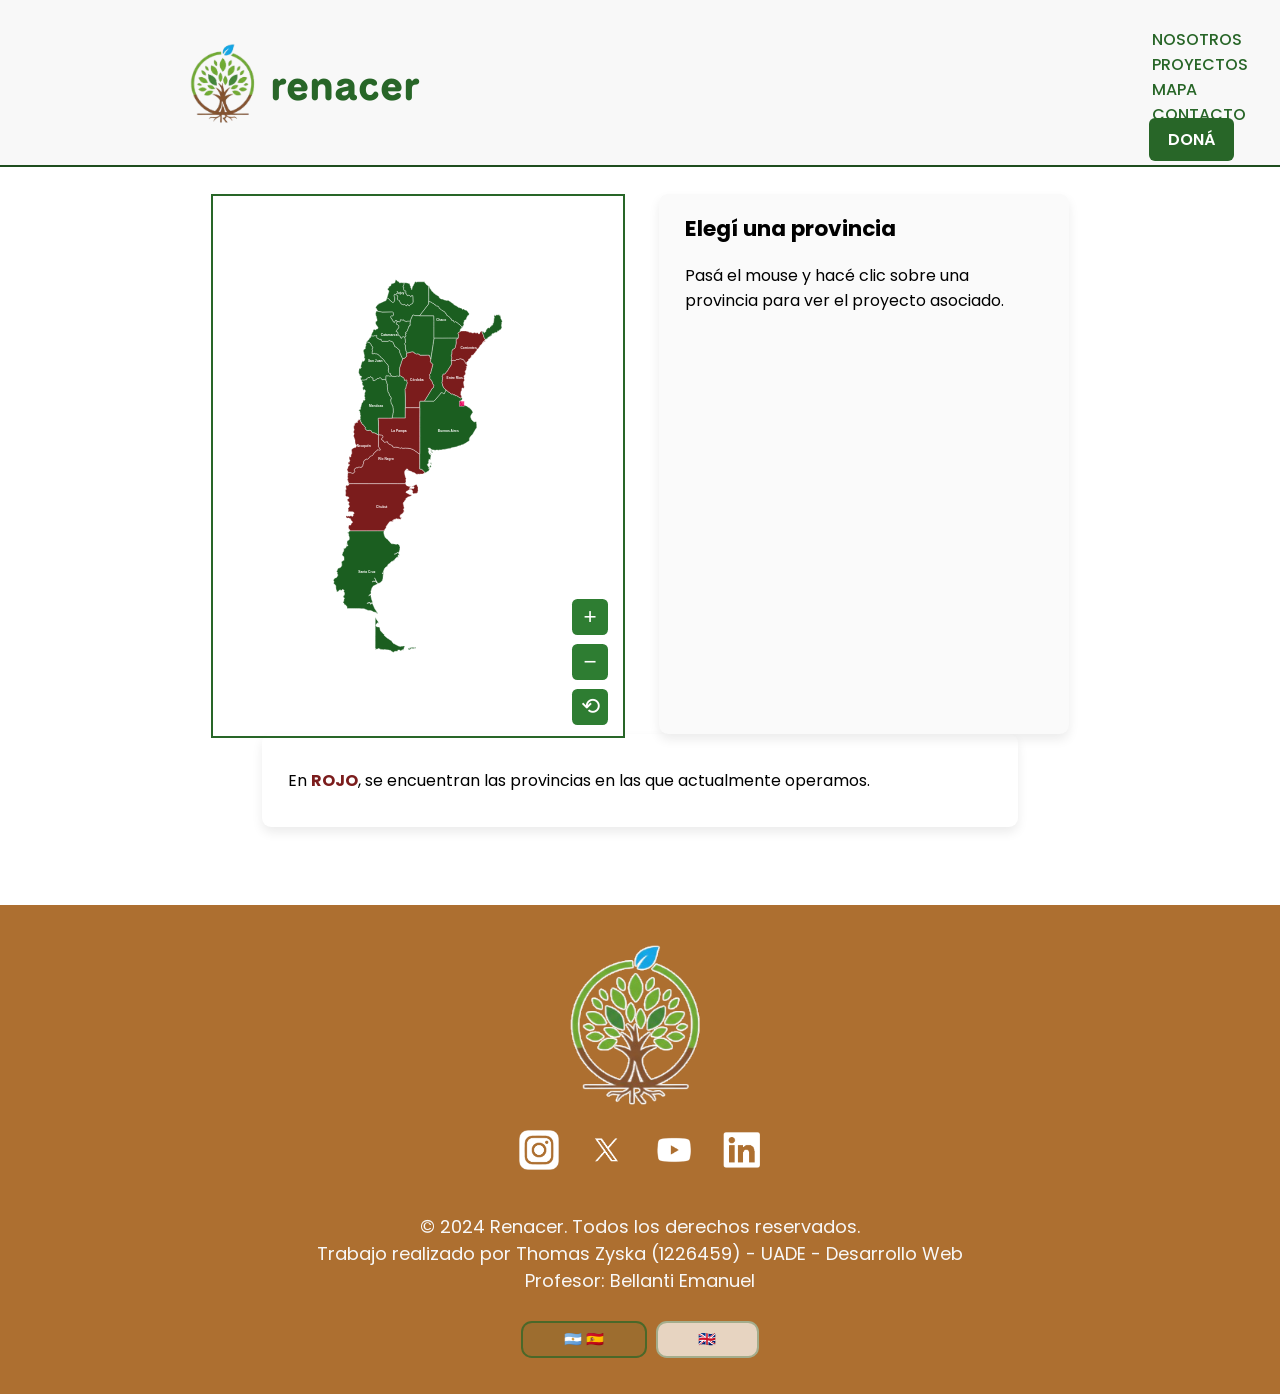
<file: pages/mapa.html>
<!DOCTYPE html>
<html lang="en">
<head>
    <meta charset="UTF-8">
    <meta name="viewport" content="width=device-width, initial-scale=1.0">
    <meta name="description" content="Página de ONG Renacer, compromiso ambiental y restauración ecológica en Argentina.">
    <meta name="keywords" content="HTML, CSS, JavaScript">
    <meta name="author" content="Thomas Zyska">
    <link rel="icon" type="image/x-icon" href="../img/favicon-16x16.png">
    <title data-i18n="titleMapa">Mapa - Renacer</title>
    <link rel="stylesheet" href="../styles/mapa.css">
    <script src="../scripts/mapaInteractivo.js"></script>
</head>

<body>
    
<header>
    <picture>
        <a href="../home.html">
            <source media="(min-width: 678px)" srcset="/img/logo.png">
            <img src="../img/logo.png" alt="" id="logo">
        </a>
    </picture>
    <a href="../home.html" id="nombre">renacer</a>
    <button aria-controls="menu-principal" aria-expanded="false" aria-label="Abrir menú" class="hamburguesa" type="button"><span></span><span></span><span></span></button>

    <nav id="menu-principal">
        <button class="menu-cerrar" type="button" aria-label="Cerrar menú">
            ✕
        </button>
    <a data-i18n="navNosotros" href="./nosotros.html">NOSOTROS</a>
    <a data-i18n="navProyectos" href="./proyectos.html">PROYECTOS</a>
    <a data-i18n="navMapa" href="./mapa.html">MAPA</a>
    <a data-i18n="navContacto" href="./contacto.html">CONTACTO</a>
    <a class="boton" data-i18n="navDona" href="./dona.html">DONÁ</a>
    </nav>
</header>

<div class="menu-overlay" data-menu-overlay></div>

<main>
<section id="seccion-mapa">
    <div id="contenedor-mapa">
    <div id="map-contenedor">
        <div id="map"></div>

        <div id="controles-zoom">
        <button id="zoom-mas"   aria-label="Acercar mapa">+</button>
        <button id="zoom-menos" aria-label="Alejar mapa">−</button>
        <button id="zoom-reset" aria-label="Reiniciar zoom">⟲</button>
        </div>
    </div>

    <aside id="panel-provincia">
        <h2 id="provincia-nombre" data-i18n="mapProvTitulo">Elegí una provincia</h2>
        <p id="provincia-texto" data-i18n="mapProvTexto">Pasá el mouse y hacé clic sobre una provincia para ver el proyecto asociado.</p>
    </aside>
    </div>
</section>

<div id="aclaratorio">
    <p data-i18n-html="mapAclaratorio">En <span>ROJO</span>, se encuentran las provincias en las que actualmente operamos.</p>
</div>

</main>





<footer>
    <img src="../img/logo-blanco.png" alt="" id="logo-foot">

    <div id="div-redes">
        <a href="" class="redes"><img src="../img/instagram.png" alt=""></a>
        <a href="" class="redes"><img src="../img/x.png" alt=""></a>
        <a href="" class="redes"><img src="../img/youtube.png" alt=""></a>
        <a href="" class="redes"><img src="../img/linkedin.png" alt=""></a>
    </div>

    <div>
            <p data-i18n-html="footerHtml">
            © 2024 Renacer. Todos los derechos reservados.
            <br>
            Trabajo realizado por Thomas Zyska (1226459) - UADE - Desarrollo Web
            <br>
            Profesor: Bellanti Emanuel
            </p>
    </div>
                        <div class="idioma-switch" aria-label="Idioma">
            <button type="button" class="idioma-btn" data-lang="es" aria-pressed="true">🇦🇷 🇪🇸</button>
            <button type="button" class="idioma-btn" data-lang="en" aria-pressed="false">🇬🇧</button>
        </div>
</footer>
    <script src="../scripts/script.js"></script>
</body>


</html>
</file>
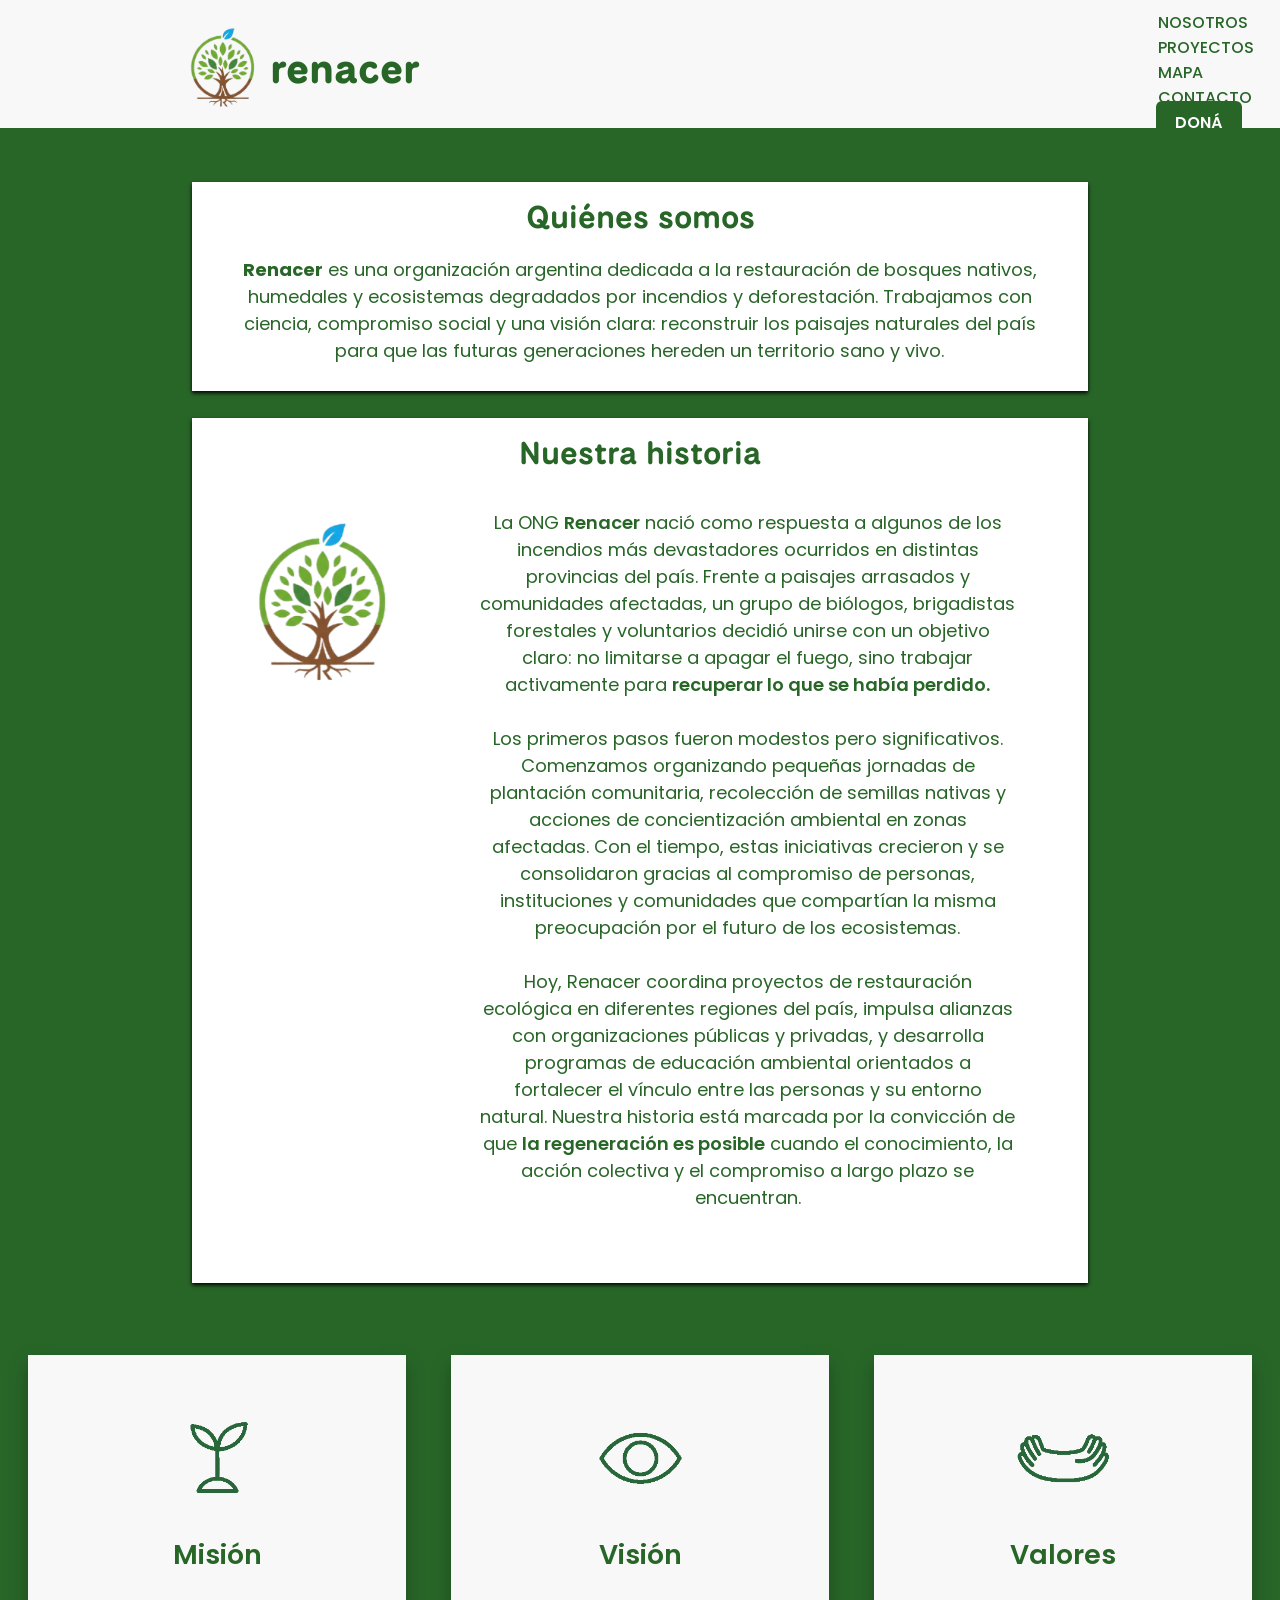
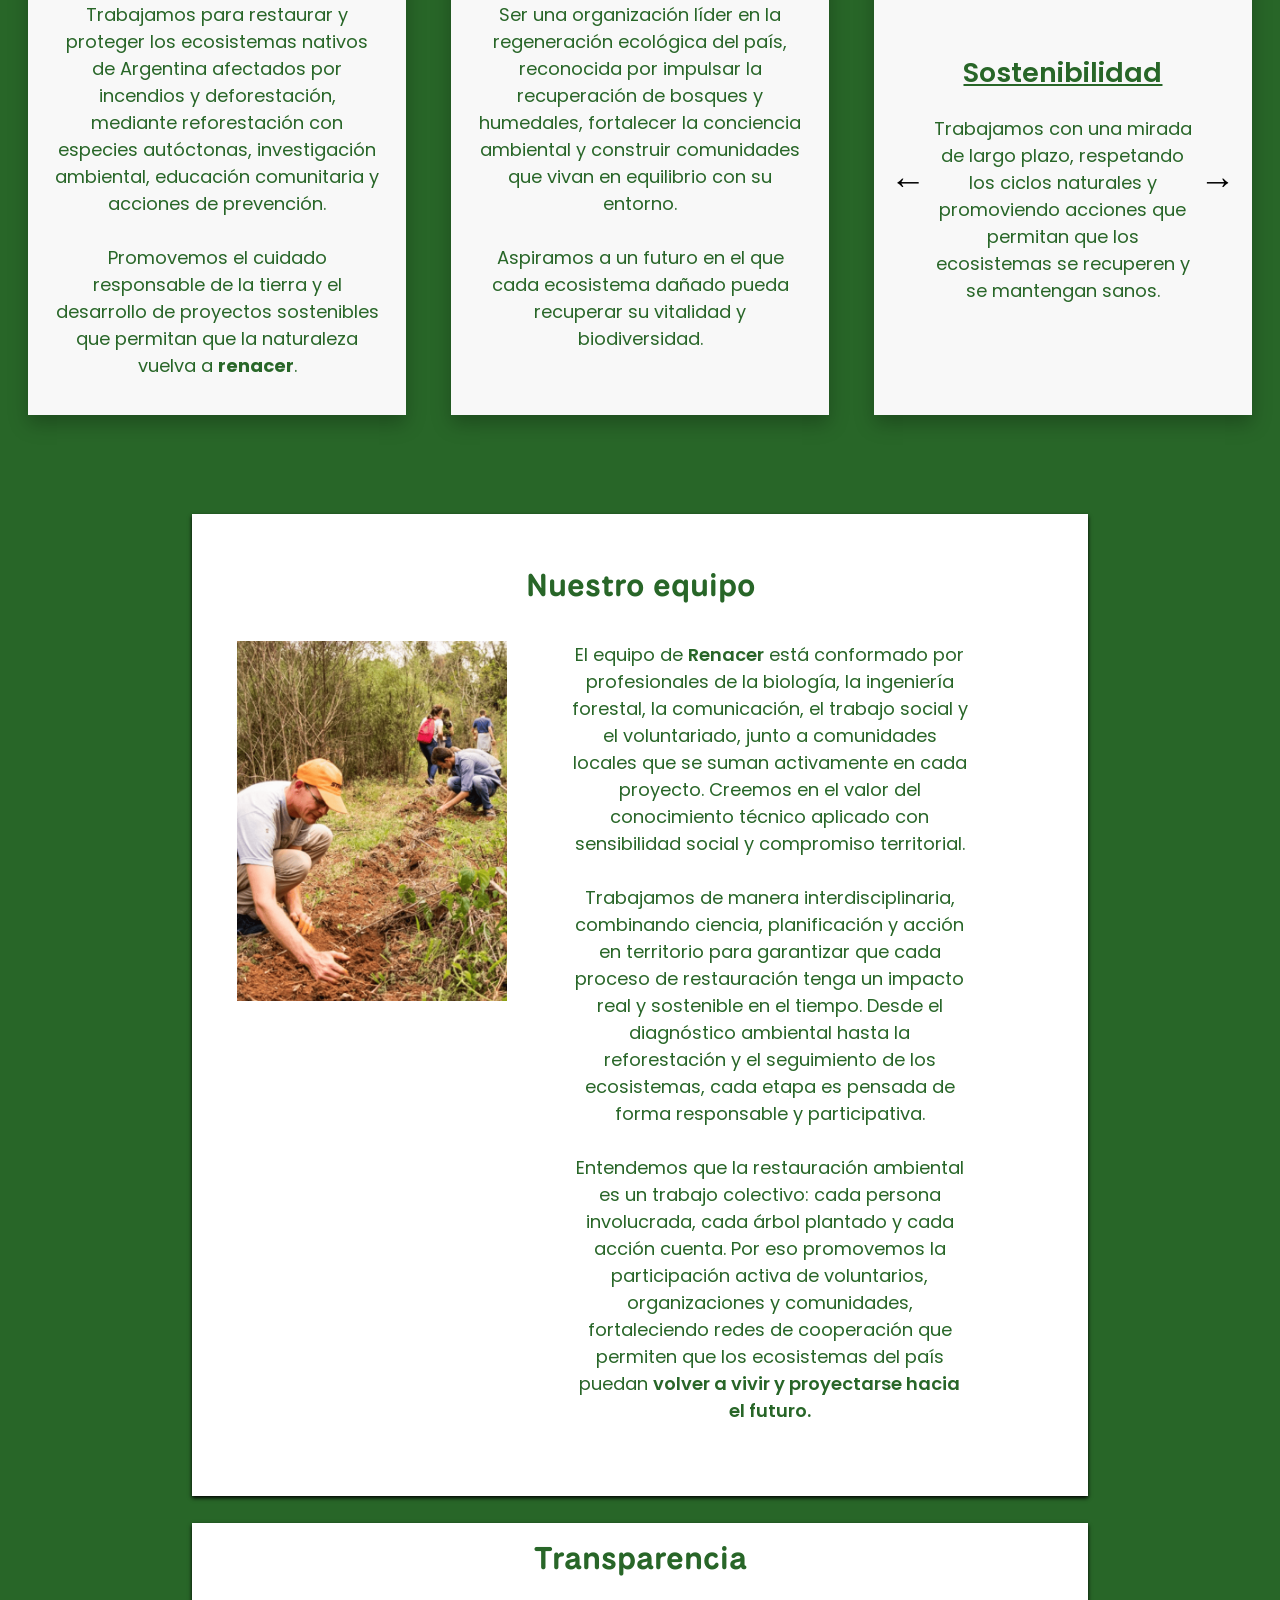
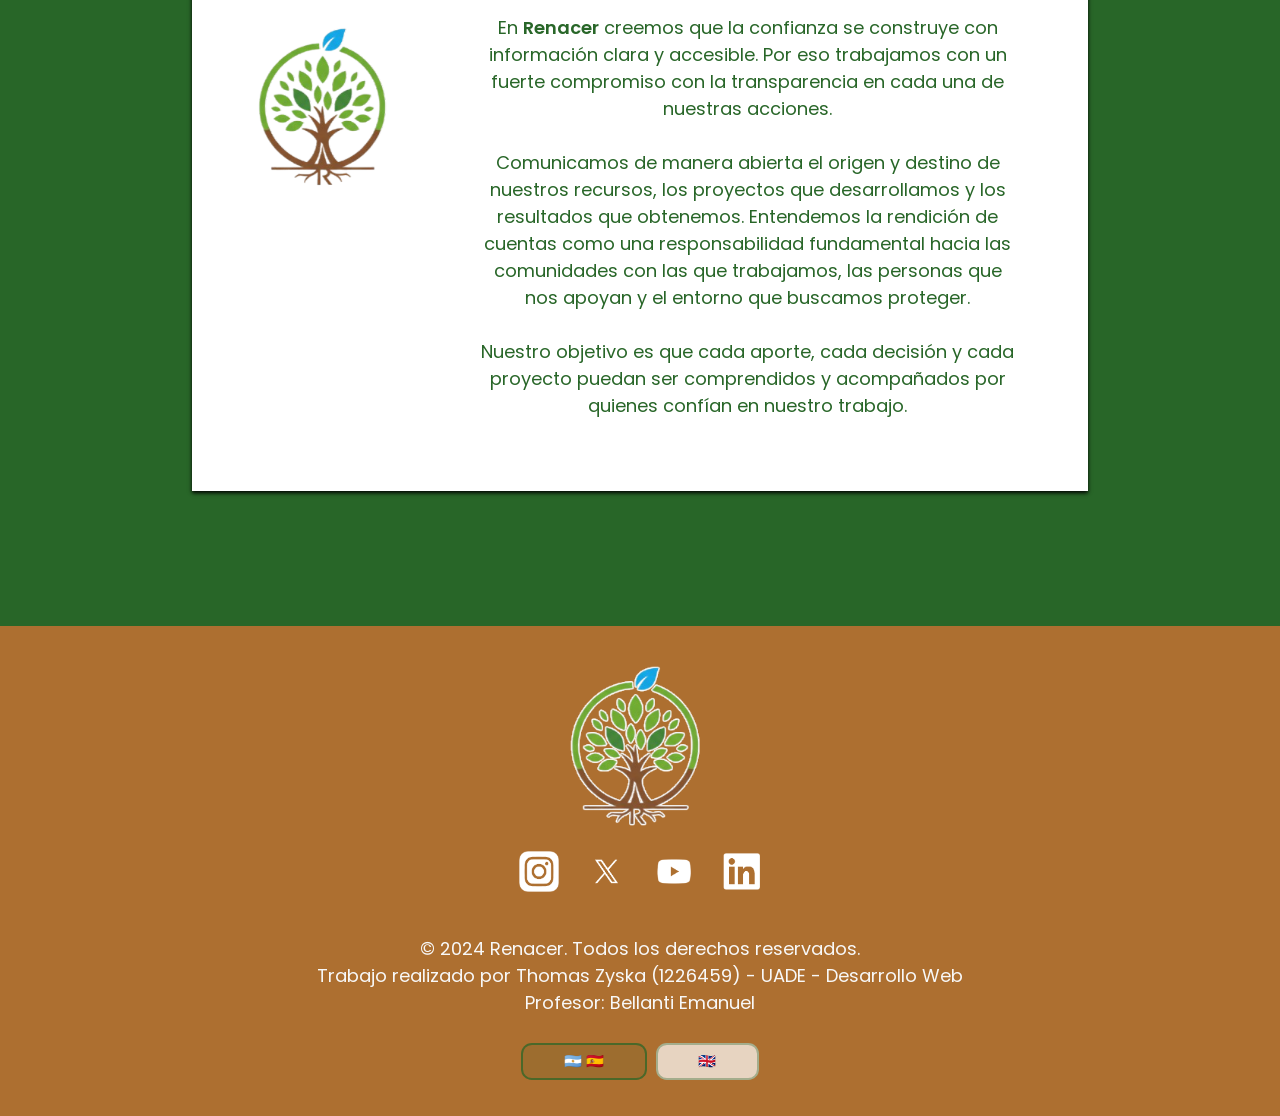
<file: pages/nosotros.html>
<!DOCTYPE html>
<html lang="es">
<head>
    <meta charset="UTF-8">
    <meta name="viewport" content="width=device-width, initial-scale=1.0">
    <meta name="description" content="Página de ONG Renacer, compromiso ambiental y restauración ecológica en Argentina.">
    <meta name="keywords" content="HTML, CSS, JavaScript">
    <meta name="author" content="Thomas Zyska">
    <link rel="icon" type="image/x-icon" href="../img/favicon-16x16.png">
    <title data-i18n="titleNosotros">Nosotros - Renacer</title>
    <link rel="stylesheet" href="../styles/index.css">
    <link rel="stylesheet" href="../styles/nosotros.css">
</head>

<body>

<header>
    <picture>
        <a href="../home.html">
            <source media="(min-width: 678px)" srcset="/img/logo.png">
            <img src="../img/logo.png" alt="" id="logo">
        </a>
    </picture>
    <a href="../home.html" id="nombre">renacer</a>
    <button aria-controls="menu-principal" aria-expanded="false" aria-label="Abrir menú" class="hamburguesa" type="button"><span></span><span></span><span></span></button>

    <nav id="menu-principal">
        <button class="menu-cerrar" type="button" aria-label="Cerrar menú">
            ✕
        </button>
    <a data-i18n="navNosotros" href="./nosotros.html">NOSOTROS</a>
    <a data-i18n="navProyectos" href="./proyectos.html">PROYECTOS</a>
    <a data-i18n="navMapa" href="./mapa.html">MAPA</a>
    <a data-i18n="navContacto" href="./contacto.html">CONTACTO</a>
    <a class="boton" data-i18n="navDona" href="./dona.html">DONÁ</a>
    </nav>
</header>

<div class="menu-overlay" data-menu-overlay></div>

<main>

    <section class="secciones">
        <h3 data-i18n="nosQuienesH3">Quiénes somos</h3>
        <p data-i18n-html="nosQuienesP">
            <span>Renacer</span> es una organización Argentina dedicada a la restauración de bosques nativos,
            humedales y ecosistemas degradados por incendios y deforestación. Trabajamos con ciencia,
            compromiso social y una visión clara: reconstruir los paisajes naturales del país para que
            las futuras generaciones hereden un territorio sano y vivo.
        </p>
    </section>

    <section class="secciones">
        <h3 data-i18n="nosHistoriaH3">Nuestra historia</h3>
        <div id="fila-equipo">
            <img src="../img/logo.png" alt="">
            <p data-i18n-html="nosHistoriaP">
                La ONG <span>Renacer</span> nacio como respuesta a algunos de los incendios más devastadores ocurridos en distintas provincias del país. Frente a paisajes arrasados y comunidades afectadas, un grupo de biólogos, brigadistas forestales y voluntarios decidió unirse con un objetivo claro: no limitarse a apagar el fuego, sino trabajar activamente para <span>recuperar lo que se había perdido.</span>
                <br><br>
                Los primeros pasos fueron modestos pero significativos. Comenzamos organizando pequeñas jornadas de plantación comunitaria, recolección de semillas nativas y acciones de concientización ambiental en zonas afectadas. Con el tiempo, estas iniciativas crecieron y se consolidaron gracias al compromiso de personas, instituciones y comunidades que compartían la misma preocupación por el futuro de los ecosistemas.
                <br><br>
                Hoy, Renacer coordina proyectos de restauración ecológica en diferentes regiones del país, impulsa alianzas con organizaciones públicas y privadas, y desarrolla programas de educación ambiental orientados a fortalecer el vínculo entre las personas y su entorno natural. Nuestra historia está marcada por la convicción de que <span>la regeneración es posible</span> cuando el conocimiento, la acción colectiva y el compromiso a largo plazo se encuentran.
            </p>

        </div>
    </section>

    <section class="secciones" id="seccion-mvv">

        <div id="mvv-contenedor">
            <div class="caja mvv-card">
                <img src="../img/mision.png" alt="Icono misión">
                <h3 data-i18n="nosMisionH3">Misión</h3>
                <p data-i18n-html="nosMisionP">
                    Trabajamos para restaurar y proteger los ecosistemas nativos de Argentina afectados
                    por incendios y deforestación, mediante reforestación con especies autóctonas,
                    investigación ambiental, educación comunitaria y acciones de prevención.
                    <br><br>
                    Promovemos el cuidado responsable de la tierra y el desarrollo de proyectos
                    sostenibles que permitan que la naturaleza vuelva a <span>renacer</span>.
                </p>
            </div>

            <div class="caja mvv-card">
                <img src="../img/vision.png" alt="Icono visión">
                <h3 data-i18n="nosVisionH3">Visión</h3>
                <p data-i18n-html="nosVisionP">
                    Ser una organización líder en la regeneración ecológica del país, reconocida por
                    impulsar la recuperación de bosques y humedales, fortalecer la conciencia ambiental
                    y construir comunidades que vivan en equilibrio con su entorno.
                    <br><br>
                    Aspiramos a un futuro en el que cada ecosistema dañado pueda recuperar su vitalidad
                    y biodiversidad.
                </p>
            </div>

            <div class="caja mvv-card" id="valores-div">
                <img src="../img/valores.png" alt="Icono valores">
                <h3 data-i18n="nosValoresH3">Valores</h3>

                <div id="valores-display">
                    <div id="flecha-valores-izq" class="flecha-valores">←</div>

                    <div id="valor-texto">
                        <h3 id="valor-titulo"></h3>
                        <p id="valor-descripcion"></p>
                    </div>

                    <div id="flecha-valores-der" class="flecha-valores">→</div>
                </div>
            </div>

        </div>
    </section>

    <section class="secciones">
        <br>
        <h3 data-i18n="nosEquipoH3">Nuestro equipo</h3>
        <div id="fila-equipo">
            <div>
                <img src="../img/equipo.png" alt="" id="img-equipo">
            </div>
            <div>
                <p data-i18n-html="nosEquipoP">
                    El equipo de <span>Renacer</span> está conformado por profesionales de la biología, la ingeniería forestal, la comunicación, el trabajo social y el voluntariado, junto a comunidades locales que se suman activamente en cada proyecto. Creemos en el valor del conocimiento técnico aplicado con sensibilidad social y compromiso territorial.
                    <br><br>
                    Trabajamos de manera interdisciplinaria, combinando ciencia, planificación y acción en territorio para garantizar que cada proceso de restauración tenga un impacto real y sostenible en el tiempo. Desde el diagnóstico ambiental hasta la reforestación y el seguimiento de los ecosistemas, cada etapa es pensada de forma responsable y participativa.
                    <br><br>
                    Entendemos que la restauración ambiental es un trabajo colectivo: cada persona involucrada, cada árbol plantado y cada acción cuenta. Por eso promovemos la participación activa de voluntarios, organizaciones y comunidades, fortaleciendo redes de cooperación que permiten que los ecosistemas del país puedan <span>volver a vivir y proyectarse hacia el futuro.</span>
                </p>
    
            </div>

        </div>
    </section>

    <section class="secciones">
        <h3 data-i18n="nosTranspH3">Transparencia</h3>
        <div id="fila-equipo">
            <img src="../img/logo.png" alt="">
            <p data-i18n-html="nosTranspP">
                En <span>Renacer</span> creemos que la confianza se construye con información clara y accesible. Por eso trabajamos con un fuerte compromiso con la transparencia en cada una de nuestras acciones.
                <br><br>
                Comunicamos de manera abierta el origen y destino de nuestros recursos, los proyectos que desarrollamos y los resultados que obtenemos. Entendemos la rendición de cuentas como una responsabilidad fundamental hacia las comunidades con las que trabajamos, las personas que nos apoyan y el entorno que buscamos proteger.
                <br><br>
                Nuestro objetivo es que cada aporte, cada decisión y cada proyecto puedan ser comprendidos y acompañados por quienes confían en nuestro trabajo.
            </p>

        </div>
    </section>

</main>

<footer>
    <img src="../img/logo-blanco.png" alt="" id="logo-foot">

    <div id="div-redes">
        <a href="" class="redes"><img src="../img/instagram.png" alt=""></a>
        <a href="" class="redes"><img src="../img/x.png" alt=""></a>
        <a href="" class="redes"><img src="../img/youtube.png" alt=""></a>
        <a href="" class="redes"><img src="../img/linkedin.png" alt=""></a>
    </div>

    <div>
        <p data-i18n-html="footerHtml">
            © 2024 Renacer Todos los derechos reservados.
            <br>
            Trabajo realizado por Thomas Zyska (1226459) - UADE - Desarrollo Web
            <br>
            Profesor: Bellanti Emanuel
        </p>
    </div>
                    <div class="idioma-switch" aria-label="Idioma">
            <button type="button" class="idioma-btn" data-lang="es" aria-pressed="true">🇦🇷 🇪🇸</button>
            <button type="button" class="idioma-btn" data-lang="en" aria-pressed="false">🇬🇧</button>
        </div>
</footer>

<script src="../scripts/script.js"></script>
</body>
</html>
</file>
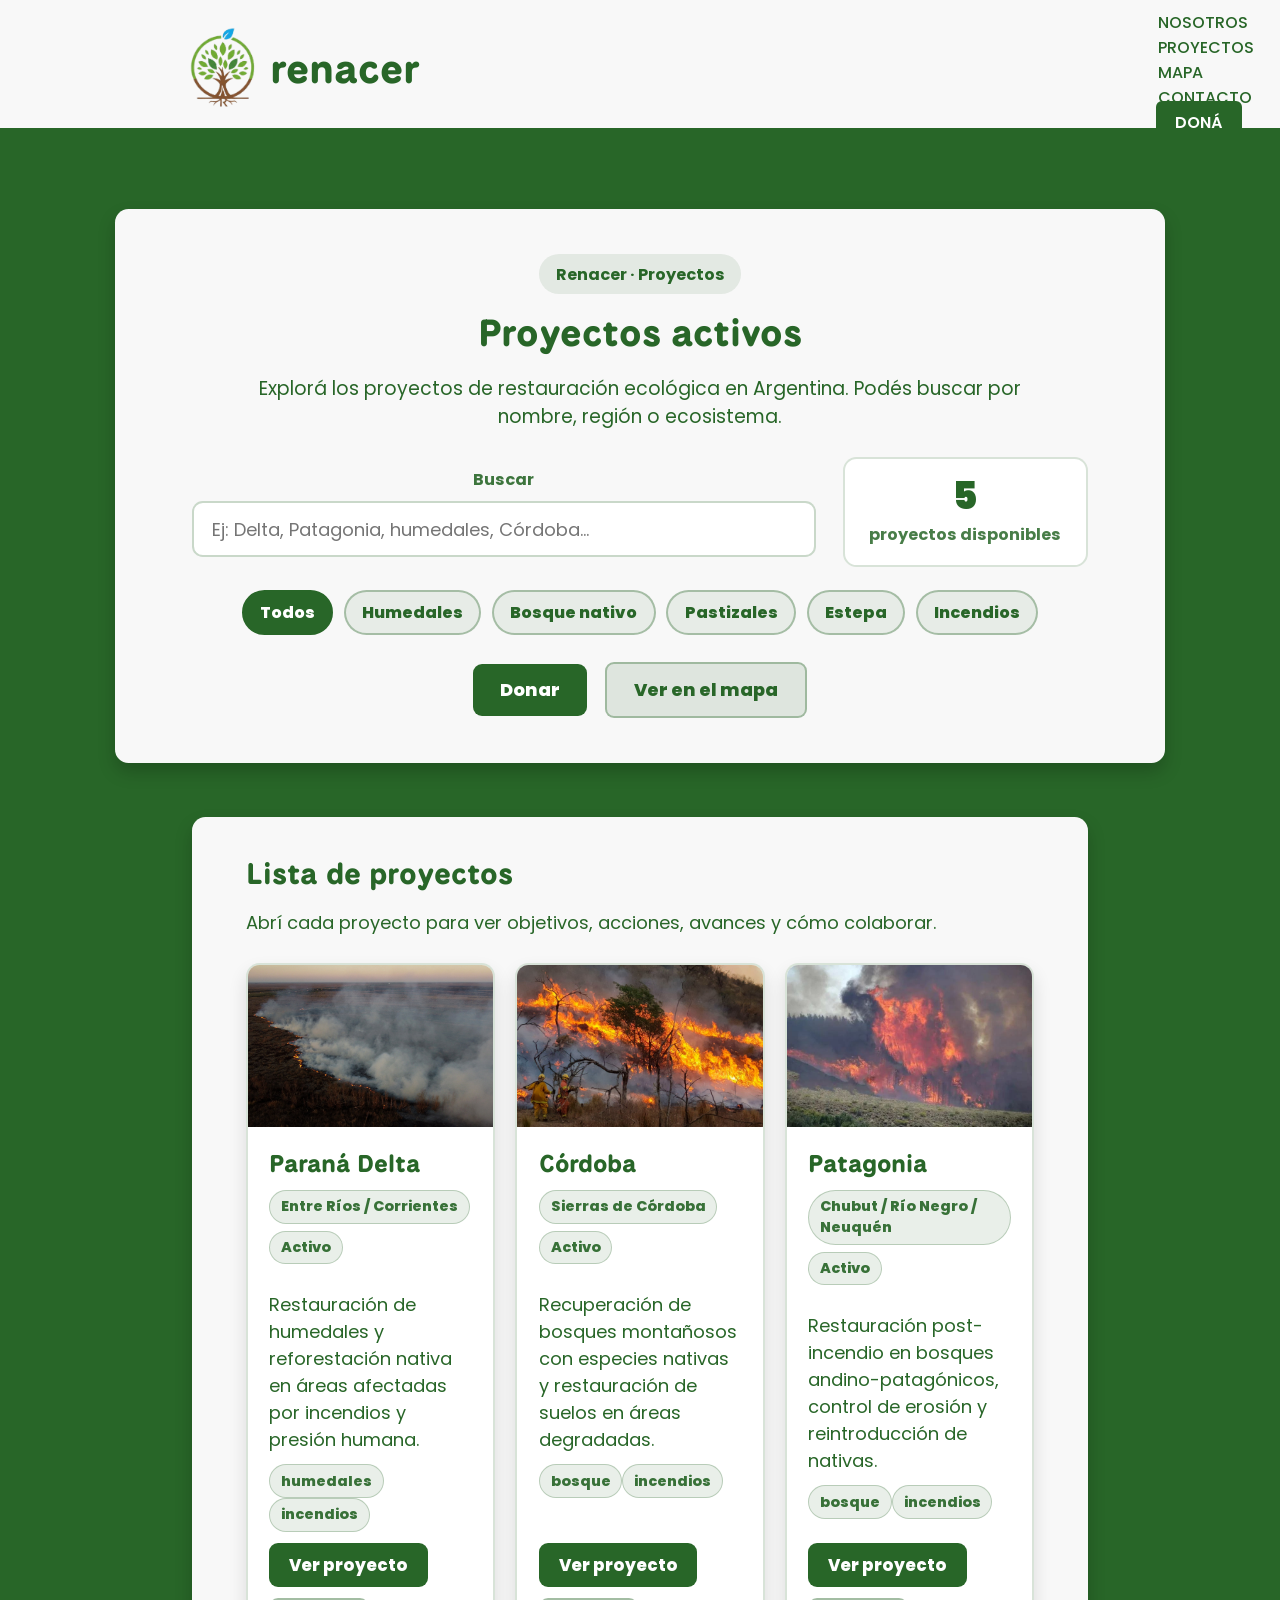
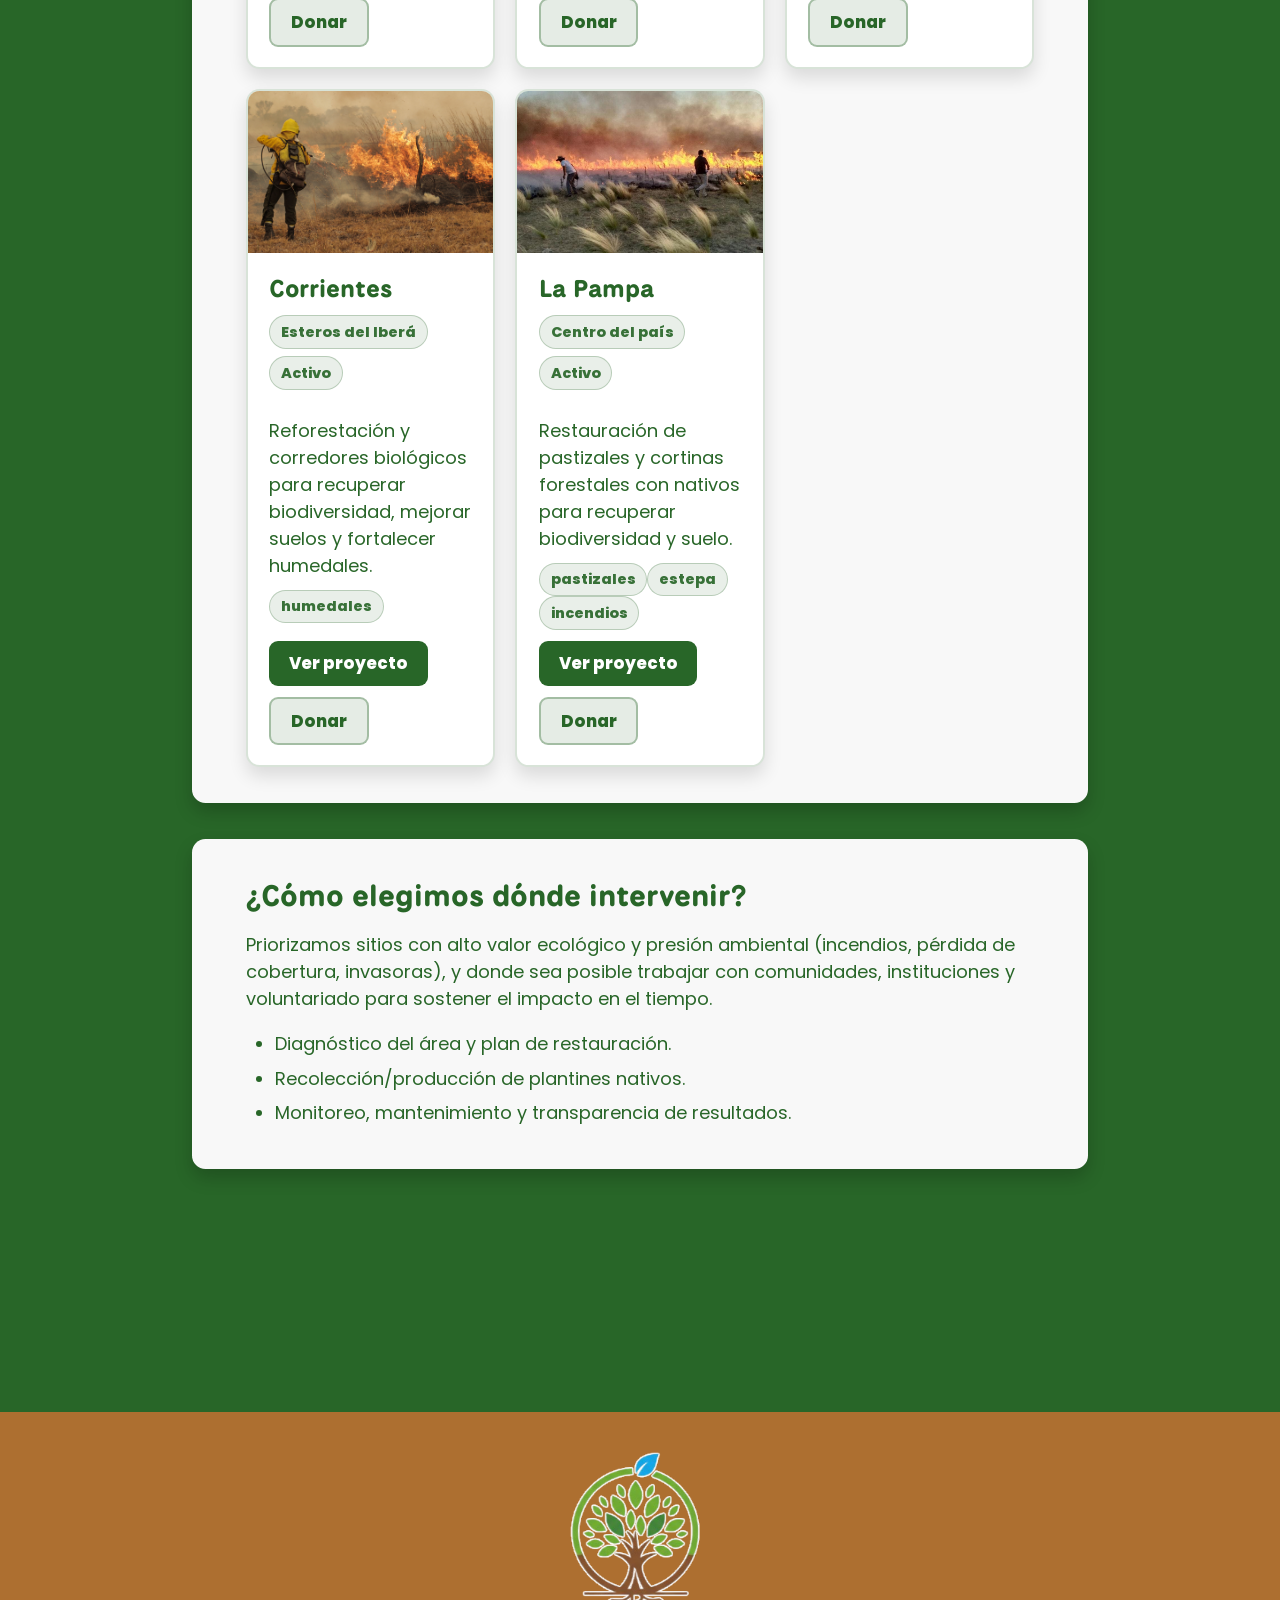
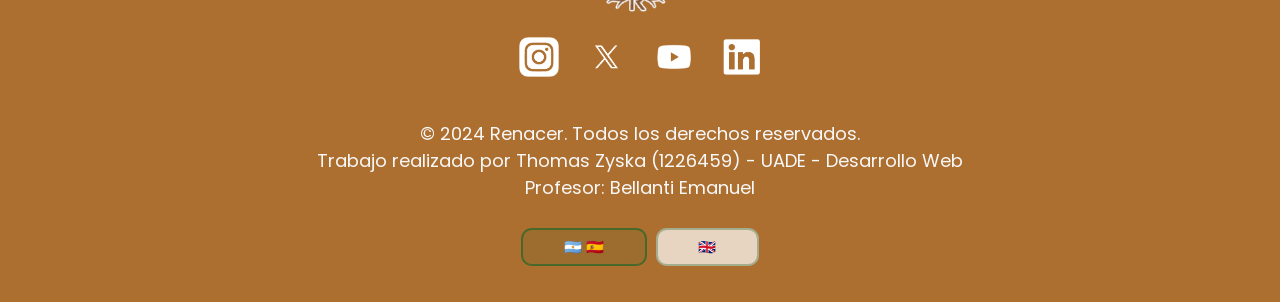
<file: pages/proyectos.html>
<!DOCTYPE html>
<html lang="en">
<head>
    <meta charset="UTF-8">
    <meta name="viewport" content="width=device-width, initial-scale=1.0">
    <meta name="description" content="Página de ONG Renacer, compromiso ambiental y restauración ecológica en Argentina.">
    <meta name="keywords" content="HTML, CSS, JavaScript">
    <meta name="author" content="Thomas Zyska">
    <link rel="icon" type="image/x-icon" href="../img/favicon-16x16.png">
    <title data-i18n="titleProyectos">Proyectos - Renacer</title>
    <link rel="stylesheet" href="../styles/index.css">
    <link rel="stylesheet" href="../styles/proyectos.css">
</head>

<body>

<header>
    <picture>
        <a href="../home.html">
            <source media="(min-width: 678px)" srcset="/img/logo.png">
            <img src="../img/logo.png" alt="" id="logo">
        </a>
    </picture>
    <a href="../home.html" id="nombre">renacer</a>
    <button aria-controls="menu-principal" aria-expanded="false" aria-label="Abrir menú" class="hamburguesa" type="button"><span></span><span></span><span></span></button>

    <nav id="menu-principal">
        <button class="menu-cerrar" type="button" aria-label="Cerrar menú">
            ✕
        </button>
    <a data-i18n="navNosotros" href="./nosotros.html">NOSOTROS</a>
    <a data-i18n="navProyectos" href="./proyectos.html">PROYECTOS</a>
    <a data-i18n="navMapa" href="./mapa.html">MAPA</a>
    <a data-i18n="navContacto" href="./contacto.html">CONTACTO</a>
    <a class="boton" data-i18n="navDona" href="./dona.html">DONÁ</a>
    </nav>
</header>

<div class="menu-overlay" data-menu-overlay></div>

<main class="proy-home">

    <section class="proy-hero">
        <div class="proy-hero__wrap">
            <span class="proy-hero__tag" data-i18n="proyTag">Renacer · Proyectos</span>
            <h1 data-i18n="proyH1">Proyectos activos</h1>
            <p class="proy-hero__bajada" data-i18n="proyBajada">
                Explorá los proyectos de restauración ecológica en Argentina. Podés buscar por nombre, región o ecosistema.
            </p>

            <div class="proy-home__top">
                <div class="buscador">
                    <label for="buscador-proyectos" class="buscador__label" data-i18n="proyBuscarLabel">Buscar</label>
                    <input id="buscador-proyectos" class="buscador__input" type="search" autocomplete="off"
                        placeholder="Ej: Delta, Patagonia, humedales, Córdoba…" data-i18n-placeholder="proyBuscarPh" aria-label="Buscar proyectos">
                </div>

                <div class="resumen-proyectos">
                    <div class="resumen-proyectos__num" id="contador-proyectos">0</div>
                    <div class="resumen-proyectos__txt" data-i18n="proyDisponibles">proyectos disponibles</div>
                </div>
            </div>

            <div class="chips" role="tablist" aria-label="Filtros por ecosistema">
                <button class="chip is-active" type="button" data-filtro="todos" data-i18n="chipTodos">Todos</button>
                <button class="chip" type="button" data-filtro="humedales" data-i18n="chipHumedales">Humedales</button>
                <button class="chip" type="button" data-filtro="bosque" data-i18n="chipBosque">Bosque nativo</button>
                <button class="chip" type="button" data-filtro="pastizales" data-i18n="chipPastizales">Pastizales</button>
                <button class="chip" type="button" data-filtro="estepa" data-i18n="chipEstepa">Estepa</button>
                <button class="chip" type="button" data-filtro="incendios" data-i18n="chipIncendios">Incendios</button>
            </div>

            <div class="proy-cta">
                <a class="proy-btn" href="./dona.html" data-i18n="proyCtaDonar">Donar</a>
                <a class="proy-btn sec" href="./mapa.html" data-i18n="proyCtaMapa">Ver en el mapa</a>
            </div>
        </div>
    </section>

    <section class="proy-wrap">
        <div class="bloque">
            <h2 data-i18n="proyListaH2">Lista de proyectos</h2>
            <p data-i18n="proyListaP">Abrí cada proyecto para ver objetivos, acciones, avances y cómo colaborar.</p>

            <div id="lista-proyectos" class="lista-proyectos" aria-live="polite"></div>

            <p id="sin-resultados" class="sin-resultados" hidden data-i18n="proySinResultados">No encontramos proyectos con esos filtros. Probá con otra búsqueda o volvé a “Todos”.</p>
        </div>

        <div class="bloque">
            <h2 data-i18n="proyComoH2">¿Cómo elegimos dónde intervenir?</h2>
            <p data-i18n="proyComoP">
                Priorizamos sitios con alto valor ecológico y presión ambiental (incendios, pérdida de cobertura, invasoras),
                y donde sea posible trabajar con comunidades, instituciones y voluntariado para sostener el impacto en el tiempo.
            </p>
            <ul class="proy-puntos">
                <li data-i18n="proyPunto1">Diagnóstico del área y plan de restauración.</li>
                <li data-i18n="proyPunto2">Recolección/producción de plantines nativos.</li>
                <li data-i18n="proyPunto3">Monitoreo, mantenimiento y transparencia de resultados.</li>
            </ul>
        </div>
    </section>

</main>

<footer>
<img src="../img/logo-blanco.png" alt="" id="logo-foot">

<div id="div-redes">
    <a href="" class="redes"><img src="../img/instagram.png" alt=""></a>
    <a href="" class="redes"><img src="../img/x.png" alt=""></a>
    <a href="" class="redes"><img src="../img/youtube.png" alt=""></a>
    <a href="" class="redes"><img src="../img/linkedin.png" alt=""></a>
</div>

<div>
    <p data-i18n-html="footerHtml">
        © 2024 Renacer. Todos los derechos reservados.
        <br>
        Trabajo realizado por Thomas Zyska (1226459) - UADE - Desarrollo Web
        <br>
        Profesor: Bellanti Emanuel
    </p>
</div>

        <div class="idioma-switch" aria-label="Idioma">
            <button type="button" class="idioma-btn" data-lang="es" aria-pressed="true">🇦🇷 🇪🇸</button>
            <button type="button" class="idioma-btn" data-lang="en" aria-pressed="false">🇬🇧</button>
        </div>
</footer>

<script src="../scripts/proyectos.js"></script>
<script src="../scripts/proyectos_i18n.js"></script>
<script src="../scripts/script.js"></script>

</body>

</html>
</file>
<file: styles/blog.css>
@import url('https://fonts.googleapis.com/css2?family=New+Amsterdam&family=Poppins:ital,wght@0,100;0,200;0,300;0,400;0,500;0,600;0,700;0,800;0,900;1,100;1,200;1,300;1,400;1,500;1,600;1,700;1,800;1,900&family=Winky+Rough:ital,wght@0,300..900;1,300..900&display=swap');
@import url('https://fonts.googleapis.com/css2?family=BBH+Sans+Hegarty&family=New+Amsterdam&family=Poppins:ital,wght@0,100;0,200;0,300;0,400;0,500;0,600;0,700;0,800;0,900;1,100;1,200;1,300;1,400;1,500;1,600;1,700;1,800;1,900&family=Winky+Rough:ital,wght@0,300..900;1,300..900&display=swap');

html, body {
    height: 100%;
    margin: 0;
    padding: 0;
    overflow-x: hidden;
    scroll-behavior: smooth;
    background-image: url('../img/fondo-linktree.jpg'), url('/img/fondo-linktree.jpg');
    background-size: cover;
    background-repeat: no-repeat;
    background-position: center;
    font-family: "Poppins", sans-serif;
}

body::before {
    content: "";
    position: fixed;
    top: 0;
    left: 50%;
    transform: translateX(-50%);
    width: 100vh;
    height: 100%;
    background-color: black;
    z-index: 0;
    opacity: 0;
    animation: aparecerColumna 2s ease-out forwards;
}

h1, h2, main {
    position: relative;
    z-index: 1;
    opacity: 0;
    animation: aparecerContenido 2s ease-out 0.5s forwards;
}

#titulo {
    margin-bottom: 0;
    color: white;
    font-weight: 700;
    font-size: 5vh;
    text-align: center;
}

#subtitulo {
    margin: 0 0 5vh 0;
    color: white;
    font-weight: 700;
    font-size: 1.7vh;
    text-align: center;
}

main {
    display: grid;
    grid-template-columns: repeat(2, 1fr);
    gap: 3vh;
    width: 85vh;
    margin: 0 auto;
    justify-items: center;
}

.caja-desktop {
    width: 40vh;
    height: 10vh;
    display: flex;
    justify-content: center;
    align-items: center;
    background-color: #111;
    border: 1px solid #ccc;
    color: white;
    box-shadow: 0px 4px 6px rgba(0, 0, 0, 0.3);
    text-align: center;
    font-weight: 600;
}
    .caja-desktop h2{
        color: white;
    }

    .caja-movil{
        display: none;
        width: 40vh;
        height: 10vh;
        justify-content: center;
        align-items: center;
        background-color: #111;
        border: 1px solid #ccc;
        color: white;
        box-shadow: 0px 4px 6px rgba(0, 0, 0, 0.3);
        text-align: center;
        font-weight: 600;
    }

        .caja-movil h2{
            color: white;
        }

.caja2{
    width: 40vh;
    height: 5vh;
    display: flex;
    justify-content: center;
    align-items: center;
    background-color: #111;
    border: 1px solid #ccc;
    color: white;
    box-shadow: 0px 4px 6px rgba(0, 0, 0, 0.3);
    text-align: center;
    font-weight: 600;
}

.caja2 a{
    width: inherit;
    color: white;
    text-decoration: none;
    font-size: 1.5vh;
    font-weight: 600;
    transition: 0.3s ease;
}

.caja2 a:hover{
    text-decoration: underline;
    font-size: 1.8vh;
}

footer {
    position: fixed;
    bottom: 0;
    left: 50%;
    margin-bottom: 2%;
    transform: translateX(-50%);
    width: 85vh;
    height: 8vh;
    display: flex;
    justify-content: center;
    align-items: center;
    background-color: #111;
    color: white;
    font-size: 1.7vh;
    font-weight: 500;
    border-top: 1px solid #ccc;
    z-index: 2;
    opacity: 0;
    animation: aparecerFooter 2s ease-out 1s forwards;
}

@keyframes aparecerFooter {
    from {
        opacity: 0;
        transform: translate(-50%, 30px);
    }
    to {
        opacity: 1;
        transform: translate(-50%, 0);
    }
}

@keyframes aparecerContenido {
    from {
        opacity: 0;
        transform: translateY(20px);
    }
    to {
        opacity: 1;
        transform: translateY(0);
    }
}

@keyframes aparecerColumna {
    from {
        opacity: 0;
        transform: translateX(-50%) scaleY(0.8);
    }
    to {
        opacity: 1;
        transform: translateX(-50%) scaleY(1);
    }
}


@media (max-width: 900px) {
  body::before,
  main,
  footer { width: 92vw; }

  .caja-desktop { display: none; }
  .caja-movil { display: flex; }

  main {
    grid-template-columns: 1fr;
    gap: 2vh;
    margin: 0 auto;
  }

  .caja-desktop { width: 100%; height: 8vh; }
  .caja2 { width: 100%; height: 7vh; }
  .caja2 a { font-size: 2vh; }

  #subtitulo { margin-bottom: 3vh; }
  body { padding-bottom: 10vh; }
}


@media (max-width: 480px) {
  #titulo { font-size: 4vh; padding-top: 2vh; }
  #subtitulo { font-size: 1.8vh; margin-bottom: 2.5vh; }
  .caja-desktop, .caja2 { height: 6.5vh; }
  .caja2 a { font-size: 1.9vh; }
  footer { height: 7vh; font-size: 1.5vh; }
  #redes{order: 1000}
  .caja-desktop { display: none; }
  .caja-movil { display: flex; }
}


@media (hover: none) {
  .caja2 a:hover {
    font-size: inherit;
    text-decoration: none;
  }
}
</file>
<file: styles/index.css>
@import url('https://fonts.googleapis.com/css2?family=National+Park:wght@200..800&display=swap');
@import url('https://fonts.googleapis.com/css2?family=Poppins:ital,wght@0,100;0,200;0,300;0,400;0,500;0,600;0,700;0,800;0,900;1,100;1,200;1,300;1,400;1,500;1,600;1,700;1,800;1,900&display=swap');

html, body{
    margin: 0;
    padding: 0;
    height: 100%;
    scroll-behavior: smooth;
}

body{
    background-color: #286628;
    display: flex;
    flex-direction: column;
}

header{
    height: 10%;
    width: 100%;
    background-color: #F8F8F8;
    display: flex;
    align-items: center;
    padding-bottom: 3%;
}

    #logo{
        height: 10vh;
        width: auto;
        margin-top: 5vh;
        margin-left: 20vh;
        margin-right: 0;
    }

    #nombre{
        text-decoration: none;
        font-size: 4.5vh;
        margin-left: 0;
        margin-top: 5vh;
        color: #286628;
        font-family: "National Park", sans-serif;
        font-optical-sizing: auto;
        font-weight: 800;
        font-style: normal;
    }
        #nombre:hover{
            text-decoration: underline;
        }
        
    nav{
        margin-left: 80vh;
        margin-top: 6vh;
    }
        nav a{
            margin-left: 2vh;
            text-decoration: none;
            color: #286628;
            font-family: "Poppins", sans-serif;
            font-weight: 500;
            font-style: normal;
        }

            nav a:hover{
                text-decoration: underline;
            }
    .boton{
        background-color: #286628;
        color: #fff;
        padding: 0.6em 1.2em;
        margin-left: 1.8vh;
        border-radius: 6px;
        font-weight: 600;
        transition: 0.25s ease;
    }
        .boton:hover{
            background-color: #1f4d1f;
            text-decoration: none;
        }

.cabezal{
    background-color: #F8F8F8;
    height: 60%;
    width: 100%;
}
        .cabezal video{
        width: 100%;
        height: 100%;
        object-fit: cover;
        }

        .texto-cabezal{
            position: absolute;
            top: 36%;
            left: 5%;
            color: #286628;
            font-family: "Poppins", sans-serif;
            font-weight: 700;
            font-style: normal;
            font-size: 2vh;
            background-color: rgba(255, 255, 255, 0.7);
            padding: 2vh;
        }
            .texto-cabezal h1{
                margin-bottom: 0.5vh;
                margin-top: 0;
            }

            .texto-cabezal p{
                margin-top: 0;
            }

main{
    background-color: #286628;
    padding-top: 3vh;
    padding-bottom: 15vh;
    width: 100%;
    flex: 1;
}

    .secciones{
        background-color: white;
        box-shadow: black 0px 2px 4px;
        width: 70%;
        display: flex;
        flex-direction: column;
        align-items: center;
        justify-content: center;
        margin-left: 15%;
        margin-right: 15%;
        gap: 2vh;
        padding-top: 2vh;
        margin-top: 3vh;
    }
        
        .secciones h3{
            line-height: 1.1;
            color: #286628;
            margin: 0;
            margin-bottom: 0.3vh;
            padding: 0;
            padding-top: 0;
            justify-content: center;
            align-items: center;
            font-family: national park, sans-serif;
            font-weight: 700;
            font-size: 3.5vh;
        }

        .secciones p{
            width: 90%;
            color: #286628;
            margin: 3vh;
            margin-top: 0;
            justify-content: center;
            align-items: center;
            font-family: "Poppins", sans-serif;
            font-weight: 400;
            font-size: 2vh;
            text-align: center;
            margin-bottom: 3vh;
        }

        .secciones span{
            color: #286628;
            font-family: "Poppins", sans-serif;
            font-weight: bold;
            font-size: 2vh;
        }

        .secciones img{
            width: 20vh;
            height: auto;
            margin-top: 2vh;
        }
            #fila{
                display: flex;
                align-items: flex-start;
                justify-content: center;
                gap: 4vh;
                width: 90%;
                margin: 0 auto;
            }

        .secciones a{
            color: #286628;
            text-decoration: underline;
            font-family: "Poppins", sans-serif;
            font-weight: 600;
            font-size: 2vh;
            margin-bottom: 3vh;
            transition: 0.25s ease;
        }
            .secciones a:hover{
                font-size: 2.5vh;
            }


    .slider-proyectos{
        background-color: transparent;
        box-shadow: none;
        width: 95%;             
        margin: 0;                
        padding-top: 5vh;
        padding-bottom: 5vh;
        display: flex;
        flex-direction: row;
        align-items: center;
        justify-content: space-between;
    }

        .ventana-proyectos{
            position: relative;
            width: 80%;               
            height: 55vh;
            overflow: hidden;
        }

        .proyecto{
            position: absolute;
            top: 50%;
            left: 50%;
            width: 30%;
            height: 50vh;
            transform: translate(-50%, -50%) scale(0.8);
            background-color: #e5e5e5;
            border: #286628 0.5vh solid;
            box-shadow: 0 1vh 2vh rgba(0,0,0,0.3);
            opacity: 0;
            pointer-events: none;
            transition:
                transform 0.4s ease,
                opacity 0.4s ease;
            padding: 0;
            display: flex;
            flex-direction: column;
            justify-content: flex-start;
            align-items: center;

            padding: 0;                 
            text-align: center;
        }
            .proyecto .foto{
                width: 100%;
                height: 25vh;
                overflow: hidden;
            }

            .proyecto .foto img{
                width: 100%;
                height: 25vh;
                object-fit: cover;
                margin: 0;
                padding: 0;
            }

            .proyecto .texto{
                margin: 0;
                padding: 0;
                width: 90%;
                color: #286628;
                font-family: "Poppins", sans-serif;
            }
                .texto h4{
                    margin-top: 2vh;
                    margin-bottom: 1vh;
                    font-weight: 700;
                    font-size: 3vh;
                }

                .texto p{
                    font-weight: 400;
                    font-size: 2vh;
                    margin-bottom: 2vh;
                }

                .texto a{
                    color: #286628;
                    margin-top: 0;
                    text-decoration: none;
                    font-weight: 600;
                    font-size: 2.5vh;
                    transition: 0.25s ease;
                }
                    .texto a:hover{
                        font-size: 3vh;
                }

        .proyecto.activo{
            opacity: 1;
            pointer-events: auto;
            width: 40%;
            background-color: white;
            transform: translate(-50%, -50%) scale(1);
            z-index: 3;
        }

        .proyecto.prev{
            opacity: 0.5;
            width: 40%;
            background-color: #d9d9d9;
            transform: translate(-135%, -50%) scale(0.9);
            z-index: 2;
        }

        .proyecto.next{
            opacity: 0.5;
            width: 40%;
            background-color: #d9d9d9;
            transform: translate(35%, -50%) scale(0.9);
            z-index: 2;
        }

        .flecha{
            background-color: #286628;
            color: #ffffff;
            border: none;
            border-radius: 50%;
            width: 6vh;
            height: 6vh;
            font-size: 3vh;
            display: flex;
            align-items: center;
            justify-content: center;
            cursor: pointer;
        }

            .flecha:hover{
                background-color: #1f4d1f;
            }


#divs-varios{
    width: 100%;
    display: flex;    
    align-items: center;             
    justify-content: center;
    gap: 8vh;
    margin-top: 10vh;
                                    
}
    .caja{
        width: 40vh;
        height: 50vh;
        background-color: #F8F8F8;
        padding: 2vh 1vh;
        display: flex;
        flex-direction: column;           
        align-items: center;              
        justify-content: start;          
        gap: 1.5vh;                         
        box-shadow: 0 1vh 2vh rgba(0,0,0,0.25);
    }
        .caja img{
            margin-top: 2vh;
            width: 14vh;
            height: auto;
        }

        .caja p{
            text-align: center;
            font-family: "Poppins", sans-serif;
            font-size: 2vh;
            color: #286628;
            margin: 0;
        }
            .caja a{
                margin-top: 0;
                margin-bottom: 3vh;
                color: #286628;
                text-decoration: underline;
                font-family: "Poppins", sans-serif;
                font-size: 2vh;
                font-weight: 600;
                transition: 0.25s ease;
            }
                .caja a:hover{
                    font-size: 2.5vh;
                }

        .caja h3{
            margin: 0;
            text-align: center;
            font-family: "Poppins", sans-serif;
            font-size: 3vh;
            color: #286628;
        }

        .caja form{
            margin-top: 0;
            padding-bottom: 2vh;
            display: flex;
            flex-direction: row; 
            gap: 1vh;
            justify-content: center;
            align-items: center;
        }
            .caja input{
                height: 4vh;
                width: 18vh;
                border: 0.2vh solid #286628;
                border-radius: 0.5vh;
                font-size: 2vh;
                padding-left: 1vh;
            }

                .caja button{
                    height: 4.5vh;
                    border: 0.2vh solid #286628;
                    background-color: #FFF;
                    border-radius: 0.5vh;
                    padding: 0 2vh;
                    cursor: pointer;
                    font-size: 2vh;
                    color: #286628;
                    font-weight: 600;
                }

                .caja button:hover{
                    background-color: #286628;
                    color: #FFF;
                }

        
        .caja div{
            width: 90%;
            height: 30vh;
            margin: 0 auto;
            margin-top: 2vh;
        }
















footer{
    display: flex;
    flex-direction: column;  
    align-items: center;
    justify-content: center;
    width: 100%;
    background-color: #AD6F30;
    padding: 3vh 0;         
}

    #div-redes{
        display: flex;              
        justify-content: center;    
        align-items: center;
        gap: 3vh;                   
        width: 100%;
        margin-bottom: 2vh;
    }

        .redes{
            width: 4.5vh;
        }

        .redes img{
            width: 100%;
            height: auto;
        }

        .redes:hover{
            opacity: 0.9;
        }

    #logo-foot{
        width: 20vh;              
        margin-bottom: 2vh;
        border-radius: 1vh;   
    }

    footer div{
        width: 100%;             
        text-align: center;       
        color: #F8F8F8;
        font-family: "Poppins", sans-serif;
        font-size: 2vh;
        margin-bottom: 1vh;
    }

.idioma-switch{
  display: flex;
  align-items: center;
  justify-content: center;
  gap: 1vh;
}

.idioma-btn{
  border: rgba(40, 102, 40, 0.35) 0.25vh solid;
  background-color: rgba(255,255,255,0.7);
  color: #286628;
  border-radius: 1.2vh;
  padding: 0.9vh 3.2%;
  font-size: 1.6vh;
  cursor: pointer;
  transition: transform 0.15s ease, box-shadow 0.2s ease, background-color 0.2s ease;
}

.idioma-btn:hover{
  transform: translateY(-0.2vh);
  box-shadow: 0 0.8vh 1.6vh rgba(0,0,0,0.15);
}

.idioma-btn.activo{
  background-color: rgba(40, 102, 40, 0.12);
  border-color: rgba(40, 102, 40, 0.7);
}

.hamburguesa{
  display: none;
  background: transparent;
  border: none;
  cursor: pointer;
  width: 6vh;
  height: 6vh;
  border-radius: 1vh;
  align-items: center;
  justify-content: center;
  gap: 0.9vh;
  flex-direction: column;
}

.hamburguesa span{
  display: block;
  width: 4vh;
  height: 0.55vh;
  background-color: #286628;
  border-radius: 1vh;
  transition: transform 0.25s ease, opacity 0.25s ease;
}

.menu-overlay{
  position: fixed;
  inset: 0;
  background: rgba(0,0,0,0.35);
  opacity: 0;
  pointer-events: none;
  transition: opacity 0.25s ease;
  z-index: 90;
}

.menu-overlay.visible{
  opacity: 1;
  pointer-events: auto;
}

/* Botón en X cuando abre */
.hamburguesa.abierto span:nth-child(1){
  transform: translateY(1.45vh) rotate(45deg);
}

.hamburguesa.abierto span:nth-child(2){
  opacity: 0;
}

.hamburguesa.abierto span:nth-child(3){
  transform: translateY(-1.45vh) rotate(-45deg);
}
/* =========================
   RESPONSIVE (CELULAR)
   ========================= */

@media (max-width: 768px){

  html, body{
    overflow-x: hidden;
  }

  /* HEADER */
  header{
    height: auto;
    padding-bottom: 2vh;
    flex-wrap: wrap;
    justify-content: center;
    gap: 1.5vh;
  }

    .hamburguesa{
    display: flex;
    margin-left: auto;
    margin-right: 4%;
    margin-top: 2vh;
  }

    nav#menu-principal{
    position: fixed;
    top: 0;
    right: 0;
    height: 100vh;
    width: 75%;
    max-width: 85%;
    background-color: #F8F8F8;
    flex-direction: column;
    align-items: flex-start;
    justify-content: flex-start;
    gap: 2.2vh;
    padding-top: 12vh;
    padding-left: 8%;
    padding-right: 8%;
    transform: translateX(110%);
    transition: transform 0.28s ease;
    z-index: 100;
    box-shadow: 0 1vh 3vh rgba(0,0,0,0.25);
  }

    nav#menu-principal a{
    width: 100%;
    font-size: 2.2vh;
  }

  nav#menu-principal .boton{
    width: 100%;
    margin-top: 1.5vh;
    padding: 1.3vh 0;
  }

    nav#menu-principal.abierto{
    transform: translateX(0);
  }

  #logo{
    height: 8vh;
    margin-top: 2vh;
    margin-left: 2vh;
    margin-right: 0;
  }

  #nombre{
    margin-top: 2vh;
    padding: 0;
    gap: 0;
    margin-left: 0;
    font-size: 3.5vh;
  }

  nav{
    width: 100%;
    margin-left: 0;
    margin-top: 2vh;
    display: flex;
    flex-direction: column;
    align-items: center;
    gap: 1.5vh;
  }

  nav a{
    margin-left: 0;
    font-size: 2vh;
  }

  .boton{
    width: 70%;
    text-align: center;
    margin-left: 0;
    padding: 1.1vh 0;
  }

  /* HERO / CABEZAL */
  .cabezal{
    height: 45vh;
    position: relative;
  }

  .cabezal video{
    width: 100%;
    height: 100%;
    object-fit: cover;
  }

  .texto-cabezal{
    display: none;
  }

  /* SECCIONES GENERALES */
  main{
    padding-bottom: 10vh;
  }

  .secciones{
    width: 92%;
    margin-left: 4%;
    margin-right: 4%;
    padding-top: 2vh;
  }

  .secciones h3{
    font-size: 3.1vh;
    width: 90%;
    text-align: center;
  }

  .secciones p{
    width: 88%;
    font-size: 2vh;
    margin: 2vh 0;
    margin-bottom: 2.5vh;
  }

  .secciones img{
    width: 18vh;
  }

  /* SOBRE NOSOTROS (FILA) */
  #fila{
    flex-direction: column;
    align-items: center;
    gap: 2vh;
    width: 90%;
  }

  /* SLIDER PROYECTOS */
  .slider-proyectos{
    width: 100%;
    padding-top: 3vh;
    padding-bottom: 3vh;
    justify-content: center;
    gap: 2vh;
  }

  .ventana-proyectos{
    width: 92%;
    height: 62vh;
  }

  .flecha{
    width: 5.5vh;
    height: 5.5vh;
    font-size: 2.7vh;
  }

  /* Las tarjetas se vuelven "single focus" en móvil */
  .proyecto{
    width: 86%;
    height: 58vh;
  }

  .proyecto .foto{
    height: 26vh;
  }

  .proyecto .foto img{
    height: 26vh;
  }

  .proyecto .texto{
    width: 90%;
  }

  .texto h4{
    font-size: 2.7vh;
  }

  .texto p{
    font-size: 1.9vh;
  }

  .texto a{
    font-size: 2.3vh;
  }

  /* En móvil, prev/next quedan más atrás (no tan a los costados) */
  .proyecto.prev{
    display: none;
  }

  .proyecto.next{
    display: none;
  }

  .proyecto.activo{
    width: 92%;
  }

  /* CAJAS (NEWSLETTER / DONACIONES) */
  #divs-varios{
    flex-direction: column;
    gap: 4vh;
    margin-top: 6vh;
  }

  .caja{
    width: 85%;
    height: auto;
    padding: 3vh 4%;
  }

  .caja img{
    width: 12vh;
  }

  .caja h3{
    font-size: 2.7vh;
  }

  .caja p{
    font-size: 2vh;
  }

  .caja div{
    height: auto;
    margin-top: 1.5vh;
  }

  .caja form{
    width: 100%;
    flex-direction: column;
    gap: 1.5vh;
    padding-bottom: 1vh;
  }

  .caja input{
    width: 92%;
    height: 5vh;
    font-size: 2vh;
  }

  .caja button{
    width: 92%;
    height: 5.5vh;
    font-size: 2vh;
  }

  /* FOOTER */
  #logo-foot{
    width: 12vh;
  }

  footer div{
    font-size: 1.8vh;
    width: 90%;
  }

  .idioma-btn{
    font-size: 1.6vh;
    padding: 1vh 6%;
  }
}

/* EXTRA: celulares chicos */
@media (max-width: 420px){

  .texto-cabezal{
    top: 26vh;
    font-size: 1.7vh;
  }

  .texto-cabezal h1{
    font-size: 2.7vh;
  }

  .ventana-proyectos{
    height: 66vh;
  }

  .proyecto{
    height: 62vh;
  }

  .proyecto .foto{
    height: 24vh;
  }

  .proyecto .foto img{
    height: 24vh;
  }

  nav a{
    font-size: 2vh;
  }

  .boton{
    width: 78%;
  }

    nav#menu-principal{
    width: 84%;
    padding-top: 11vh;
  }
}

/* BOTÓN CERRAR MENÚ */
.menu-cerrar{
  display: none;
}

/* Solo en mobile */
@media (max-width: 768px){

  .menu-cerrar{
    display: block;
    position: absolute;
    top: 2.5vh;
    right: 5%;
    background: transparent;
    border: none;
    font-size: 4vh;
    color: #777;
    cursor: pointer;
    z-index: 5;
  }

  .menu-cerrar:hover{
    color: #286628;
  }
}
</file>
<file: styles/contacto.css>
main{
  width: 100%;
  display: flex;
  flex-direction: column;
  gap: 6vh;
  padding: 6vh 0;
}


.contacto-hero{
  width: 70%;
  margin: 0 auto;
  text-align: center;
  background-color: #F8F8F8;
  border-radius: 1.5vh;
  padding: 5vh 6%;
  box-shadow: 0 1vh 2vh rgba(0,0,0,0.2);
}

    .contacto-hero h1{
        margin-top: 0;
        padding-top: 0;
        color: #286628;
        font-size: 4vh;
        margin-bottom: 2vh;
        font-family: "National Park", sans-serif;
        font-optical-sizing: auto;
        font-weight: 800;
        font-style: normal;
    }

    .contacto-hero p{
        width: 80%;
        margin: 0 auto;
        color: #286628;
        font-size: 2.1vh;
        line-height: 1.6;
        font-family: "Poppins", sans-serif;
        font-weight: 400;
        font-style: normal;
    }

.contacto-grid{
    width: 80%;
    margin: 0 auto;
    display: grid;
    grid-template-columns: 35% 65%;
    gap: 3%;
    align-items: stretch;
    font-family: "Poppins", sans-serif;
    font-weight: 300;
    font-style: normal;
}

.contacto-info{
  background-color: #F8F8F8;
  border-radius: 1.5vh;
  padding: 4vh 8%;
  box-shadow: 0 1vh 2vh rgba(0,0,0,0.2);
  color: #286628;
  display: flex;
  flex-direction: column;
  justify-content: center;
  gap: 2.5vh;
}

    .contacto-info h2, .contacto-mapa h2{
        font-family: "National Park", sans-serif;
        font-optical-sizing: auto;
        font-weight: 800;
        font-style: normal;
        font-size: 3vh;
        margin-top: 0;
        padding-top: 0;
        text-align: center;
    }

    .info-item h3{
    font-size: 2.2vh;
    margin-bottom: 0.8vh;
    font-weight: 600;
    }

    .info-item p{
    font-size: 2vh;
    line-height: 1.5;
    }

    .contacto-info a{
    color: #286628;
    text-decoration: none;
    font-weight: 300;
    }

    .contacto-info a:hover{
    text-decoration: underline;
    }

.redes{
  display: flex;
  flex-wrap: row;
  gap: 1.5vh;
}

    .redes a{
    color: #F8F8F8;
    font-size: 1.9vh;
    text-decoration: none;
    transition: 0.25s ease;
    flex-wrap: row;
    }

    .redes a img{
        background-color: #286628;
        padding: 0.8vh;
        border-radius: 1vh;
        width: 3vh;
        height: 3vh;
        vertical-align: middle;
    }

    .redes a:hover{
    transform: translateY(-0.3vh);
    box-shadow: 0 1vh 2vh rgba(0,0,0,0.2);
    }

.contacto-formulario{
  width: 85%;
  background-color: #F8F8F8;
  border-radius: 1.5vh;
  padding: 4vh 6%;
  box-shadow: 0 1vh 2vh rgba(0,0,0,0.2);
  color: #286628;
  display: flex;
  flex-direction: column;
  justify-content: center;
  padding-top: 0;
  padding-bottom: 0;
}

    .contacto-formulario h2{
    font-family: "National Park", sans-serif;
    font-optical-sizing: auto;
    font-weight: 800;
    font-style: normal;
    padding-top: 1vh;
    font-size: 3vh;
    margin-bottom: 2.5vh;
    text-align: center;
    }


    .contacto-formulario form #nombre{
        width: 100%;
        padding: 1.8vh 5%;
        font-size: 2vh;
        font-weight: 400;
        color: #286628;
        border-radius: 1vh;
        border: 0.3vh solid rgba(40,102,40,0.4);
        background-color: #fff;
        line-height: normal;
        text-decoration: none;
        box-shadow: none;
    }
        .contacto-formulario form #nombre::placeholder{
            font-size: 2vh;
            color: rgba(40,102,40,0.55);
        }

.form{
  width: 100%;
  display: flex;
  flex-direction: column;
  gap: 2.2vh;
}

.fila{
  width: 100%;
  display: grid;
  grid-template-columns: 1fr 1fr;
  gap: 4%;
}

.campo{
  width: 90%;
  height: auto;
  display: flex;
  flex-direction: column;
  gap: 1vh;
}

    .campo label{
    font-size: 2vh;
    font-weight: 700;
    }

    .campo input,
    .campo select,
    .campo textarea{
    width: 100%;
    background-color: #FFFFFF;
    border: 0.3vh solid rgba(40,102,40,0.35);
    border-radius: 1vh;
    padding: 1.8vh 5%;
    color: #286628;
    outline: none;
    }

    .campo textarea{
    resize: vertical;
    min-height: 18vh;
    }

    .campo input:focus,
    .campo select:focus,
    .campo textarea:focus{
    border-color: #286628;
    box-shadow: 0 0 0 0.4vh rgba(40,102,40,0.18);
    }

    .checks{
    width: 100%;
    }

    .check{
    display: flex;
    align-items: center;
    gap: 2%;
    font-size: 1.9vh;
    line-height: 1.4;
    }

    .check input{
    width: 2.2vh;
    height: 2.2vh;
    accent-color: #286628;
    }

    .btn-enviar{
    width: 40%;
    margin: 1vh auto 0 auto;
    padding: 1.8vh 0;
    border: none;
    border-radius: 1.2vh;
    background-color: #286628;
    color: #F8F8F8;
    font-size: 2.2vh;
    font-weight: 800;
    cursor: pointer;
    transition: 0.25s ease;
    }

        .btn-enviar:hover{
        transform: translateY(-0.4vh);
        box-shadow: 0 1vh 2vh rgba(0,0,0,0.25);
        }

    .nota{
    margin-top: 1.8vh;
    text-align: center;
    font-size: 1.8vh;
    }

.contacto-mapa{
  width: 70%;
  margin: 0 auto;
  background-color: #F8F8F8;
  border-radius: 1.5vh;
  padding: 4vh 6%;
  box-shadow: 0 1vh 2vh rgba(0,0,0,0.2);
  color: #286628;
}

.contacto-mapa h2{
  text-align: center;
  font-size: 3vh;
  margin-bottom: 2.5vh;
}

.mapa-embed{
  width: 100%;
  border-radius: 1.5vh;
  overflow: hidden;
}

.mapa-embed iframe{
  width: 100%;
  height: 45vh;
  border: 0;
}

.contacto-formulario #nombre{
  margin: 0;
  margin-top: 0;
  display: block;
  line-height: normal;
}

.contacto-formulario #nombre{
  padding: 1.8vh 5%;
  font-size: 2vh;
  height: auto;
}

.contacto-formulario{
  justify-content: flex-start;
}

.contacto-info{
  justify-content: flex-start;
}

@media (max-width: 768px){

  main{
    padding-bottom: 10vh;
  }

  .contacto-hero{
    width: 84%;
    padding: 4vh 6%;
  }

  .contacto-hero h1{
    font-size: 3.2vh;
  }

  .contacto-hero p{
    width: 95%;
    font-size: 2vh;
  }

  .contacto-grid{
    width: 92%;
    grid-template-columns: 1fr;
    gap: 4vh;
  }

  .contacto-info{
    padding: 4vh 8%;
    gap: 3vh;
  }

  .contacto-info h2{
    font-size: 2.7vh;
  }

  .info-item h3{
    font-size: 2.1vh;
  }

  .info-item p{
    font-size: 1.9vh;
  }

  .redes{
    justify-content: center;
  }

  #redes-movil{
    margin-left: 9vh;
  }
  /* FORMULARIO */
  .contacto-formulario{
    width: 90%;
    padding: 4vh 6%;
  }

  .contacto-formulario h2{
    font-size: 2.7vh;
  }

  .fila{
    grid-template-columns: 1fr;
    gap: 2.5vh;
  }

  .campo{
    width: 90%;
  }

  .campo label{
    font-size: 2vh;
  }

  .campo input,
  .campo select,
  .campo textarea{
    font-size: 2vh;
    padding: 1.6vh 5%;
  }

  .campo textarea{
    min-height: 16vh;
  }

  .check{
    font-size: 1.8vh;
    gap: 3%;
  }

  .btn-enviar{
    width: 80%;
    font-size: 2.2vh;
    padding: 1.6vh 0;
  }

  .nota{
    font-size: 1.7vh;
  }

  /* MAPA */
  .contacto-mapa{
    width: 85%;
    padding: 4vh 6%;
  }

  .contacto-mapa h2{
    font-size: 2.6vh;
  }

  .mapa-embed iframe{
    height: 38vh;
  }
}

@media (max-width: 420px){

  .contacto-hero h1{
    font-size: 3vh;
  }

  .btn-enviar{
    width: 90%;
  }

  .mapa-embed iframe{
    height: 34vh;
  }
}
</file>
<file: styles/dona.css>
main{
    width: 100%;
    display: flex;
    flex-direction: column;
    gap: 6vh;
    padding: 6vh 0;
}

.dona-hero{
    width: 70%;
    margin: 0 auto;
    text-align: center;
    background-color: #F8F8F8;
    border-radius: 1.5vh;
    padding: 5vh 6%;
    box-shadow: 0 1vh 2vh rgba(0,0,0,0.2);
}

    .dona-hero h1{
        margin-top: 0;
        padding-top: 0;
        color: #286628;
        font-size: 4vh;
        margin-bottom: 2vh;
        font-family: "National Park", sans-serif;
        font-optical-sizing: auto;
        font-weight: 800;
        font-style: normal;
    }
        span{
            text-decoration: underline;
        }

    .dona-hero p{
        width: 90%;
        margin: 0 auto;
        color: #286628;
        font-size: 2.1vh;
        line-height: 1.4;
        font-family: "Poppins", sans-serif;
        font-weight: 400;
    }

.panel-proyectos{
    width: 70%;
    margin: 0 auto;
    background-color: #F8F8F8;
    border-radius: 1.5vh;
    padding: 4vh 6%;
    box-shadow: 0 1vh 2vh rgba(0,0,0,0.2);
}

    .panel-proyectos h2{
        margin: 0;
        color: #286628;
        font-size: 3.3vh;
        font-family: "National Park", sans-serif;
        font-weight: 800;
    }

    .panel-proyectos .sub{
        margin: 1.5vh 0 3vh 0;
        color: #286628;
        font-size: 2vh;
        font-family: "Poppins", sans-serif;
        width: 95%;
    }

.grid-proyectos{
    width: 100%;
    display: grid;
    grid-template-columns: repeat(3, 1fr);
    gap: 2.5vh;
}

.proy-card{
    background-color: white;
    border-radius: 1.2vh;
    border: 0.3vh solid rgba(40,102,40,0.25);
    box-shadow: 0 1vh 2vh rgba(0,0,0,0.15);
    padding: 2.8vh 2.2vh;
    display: flex;
    flex-direction: column;
    gap: 1.6vh;
}

    .proy-top{
        display: flex;
        align-items: center;
        justify-content: space-between;
        gap: 2vh;
    }

    .proy-top h3{
        margin: 0;
        color: #286628;
        font-family: "Poppins", sans-serif;
        font-size: 2.3vh;
        font-weight: 700;
    }

    .tag{
        background-color: rgba(40,102,40,0.1);
        color: #286628;
        font-family: "Poppins", sans-serif;
        font-weight: 600;
        font-size: 1.7vh;
        padding: 0.6vh 1.2vh;
        border-radius: 5vh;
        white-space: nowrap;
    }

    .proy-numeros{
        display: flex;
        flex-direction: column;
        gap: 0.8vh;
        color: #286628;
        font-family: "Poppins", sans-serif;
        font-size: 1.9vh;
    }

    .barra{
        width: 100%;
        height: 1.6vh;
        background-color: rgba(40,102,40,0.15);
        border-radius: 5vh;
        overflow: hidden;
    }

    .barra > div{
        height: 100%;
        width: 0%;
        background-color: #286628;
        border-radius: 5vh;
        transition: width 0.4s ease;
    }

    .proy-acciones{
        margin-top: 0.5vh;
        display: flex;
        gap: 1.2vh;
        align-items: center;
        justify-content: space-between;
    }

    .btn-mini{
        border: none;
        background-color: #286628;
        color: #fff;
        font-family: "Poppins", sans-serif;
        font-weight: 700;
        font-size: 1.9vh;
        padding: 1.2vh 2vh;
        border-radius: 1vh;
        cursor: pointer;
        transition: 0.25s ease;
        width: 100%;
    }

        .btn-mini:hover{
            background-color: #1f4d1f;
        }

    .proy-card.seleccionado{
        border: 0.35vh solid #286628;
        box-shadow: 0 1.2vh 2.2vh rgba(0,0,0,0.22);
        transform: translateY(-0.2vh);
    }

/* Wizard */
.wizard-wrap{
    width: 70%;
    margin: 0 auto;
    background-color: #F8F8F8;
    border-radius: 1.5vh;
    padding: 4vh 6%;
    box-shadow: 0 1vh 2vh rgba(0,0,0,0.2);
}

.wizard-head{
    display: flex;
    flex-direction: column;
    gap: 2.5vh;
}

.wizard-head h2{
    margin: 0;
    color: #286628;
    font-size: 3.3vh;
    font-family: "National Park", sans-serif;
    font-weight: 800;
}

.pago-panel{
    margin-top: 2.5vh;
    padding: 2.5vh;
    background-color: #ffffff;
    border-radius: 1.2vh;
    border: 0.3vh solid rgba(40,102,40,0.18);
    box-shadow: 0 1vh 2vh rgba(0,0,0,0.12);
}

.cbu-box{
    width: 100%;
    display: flex;
    flex-direction: column;
    gap: 1vh;
    margin-top: 1.8vh;
    background-color: rgba(40,102,40,0.06);
    border-radius: 1vh;
    padding: 2vh;
}

.cbu-item{
    color: #286628;
    font-family: "Poppins", sans-serif;
    font-size: 1.95vh;
}

.check{
    display: flex;
    align-items: center;
    gap: 1.2vh;
    margin-top: 2vh;
    color: #286628;
    font-family: "Poppins", sans-serif;
    font-size: 1.95vh;
    font-weight: 600;
}

.check input{
    width: 2.2vh;
    height: 2.2vh;
}

.steps{
    display: flex;
    align-items: center;
    justify-content: space-between;
    gap: 1.5vh;
    width: 100%;
}

.step{
    display: flex;
    align-items: center;
    gap: 1vh;
    color: rgba(40,102,40,0.65);
    font-family: "Poppins", sans-serif;
    font-weight: 700;
    font-size: 1.9vh;
}

.step .n{
    width: 4vh;
    height: 4vh;
    border-radius: 50%;
    display: flex;
    align-items: center;
    justify-content: center;
    border: 0.3vh solid rgba(40,102,40,0.35);
    background-color: white;
}

.step.activo{
    color: #286628;
}

.step.activo .n{
    border-color: #286628;
}

.line{
    flex: 1;
    height: 0.3vh;
    background-color: rgba(40,102,40,0.25);
    border-radius: 5vh;
}

.wizard{
    margin-top: 3vh;
}

.paso{
    display: none;
    flex-direction: column;
    gap: 2.5vh;
}

.paso.activo{
    display: flex;
}

.bloque{
    background-color: white;
    border-radius: 1.2vh;
    padding: 3vh 3vh;
    box-shadow: 0 1vh 2vh rgba(0,0,0,0.12);
}

.bloque h3{
    margin: 0;
    color: #286628;
    font-family: "Poppins", sans-serif;
    font-weight: 700;
    font-size: 2.4vh;
}

.mini{
    margin: 1.2vh 0 0 0;
    color: rgba(40,102,40,0.9);
    font-family: "Poppins", sans-serif;
    font-size: 1.9vh;
    width: 95%;
}

.select-row{
    margin-top: 2.2vh;
    display: flex;
    flex-direction: column;
    gap: 1vh;
}

.label{
    color: #286628;
    font-family: "Poppins", sans-serif;
    font-weight: 700;
    font-size: 1.9vh;
}

select, input{
    border: 0.25vh solid rgba(40,102,40,0.35);
    border-radius: 1vh;
    padding: 1.4vh 1.6vh;
    font-family: "Poppins", sans-serif;
    font-size: 2vh;
    color: #286628;
    background-color: #F8F8F8;
    outline: none;
}

select:focus, input:focus{
    border-color: #286628;
    background-color: white;
}

.cols{
    display: grid;
    grid-template-columns: 1fr 1fr;
    gap: 2vh;
}

.monto-grid{
    margin-top: 2.2vh;
    display: grid;
    grid-template-columns: repeat(3, 1fr);
    gap: 1.4vh;
}

.monto{
    border: 0.25vh solid rgba(40,102,40,0.35);
    background-color: #F8F8F8;
    color: #286628;
    border-radius: 1vh;
    padding: 1.6vh 1vh;
    font-family: "Poppins", sans-serif;
    font-weight: 700;
    font-size: 2vh;
    cursor: pointer;
    transition: 0.25s ease;
}

.monto:hover{
    background-color: white;
    border-color: #286628;
}

.monto.activo{
    background-color: #286628;
    color: #fff;
    border-color: #286628;
}

.nota{
    margin-top: 2vh;
    background-color: rgba(40,102,40,0.08);
    border-radius: 1vh;
    padding: 2vh;
}

.nota p{
    margin: 0;
    color: #286628;
    font-family: "Poppins", sans-serif;
    font-size: 1.9vh;
}

.acciones{
    display: flex;
    align-items: center;
    justify-content: flex-end;
    gap: 1.5vh;
}

.btn{
    border: none;
    background-color: #286628;
    color: #fff;
    font-family: "Poppins", sans-serif;
    font-weight: 800;
    font-size: 2vh;
    padding: 1.5vh 3vh;
    border-radius: 1vh;
    cursor: pointer;
    transition: 0.25s ease;
}

.btn:hover{
    background-color: #1f4d1f;
}

.btn.secundario{
    background-color: rgba(40,102,40,0.12);
    color: #286628;
    border: 0.25vh solid rgba(40,102,40,0.35);
}

.btn.secundario:hover{
    background-color: rgba(40,102,40,0.18);
}

.error{
    margin-right: auto;
    color: #8b1f1f;
    font-family: "Poppins", sans-serif;
    font-weight: 600;
    font-size: 1.8vh;
}

.resumen{
    display: flex;
    flex-direction: column;
    gap: 1.2vh;
    color: #286628;
    font-family: "Poppins", sans-serif;
    font-size: 2vh;
}

.resumen .item{
    display: flex;
    justify-content: space-between;
    gap: 2vh;
    padding: 1.2vh 1.5vh;
    border-radius: 1vh;
    background-color: rgba(40,102,40,0.06);
}

.ok{
    margin-top: 2vh;
    color: #286628;
    font-family: "Poppins", sans-serif;
    font-weight: 700;
    font-size: 2vh;
}

@media (max-width: 900px){
    .grid-proyectos{
        grid-template-columns: 1fr;
    }
    .cols{
        grid-template-columns: 1fr;
    }
    .monto-grid{
        grid-template-columns: 1fr 1fr;
    }
    .dona-hero, .panel-proyectos, .wizard-wrap{
        width: 88%;
        padding: 4vh 5%;
    }
}

@media (max-width: 768px){

  main{
    padding-bottom: 10vh;
  }

  .dona-hero{
    width: 84%;
    padding: 4vh 6%;
  }

  .dona-hero h1{
    font-size: 3.2vh;
  }

  .dona-hero p{
    width: 96%;
    font-size: 2vh;
    line-height: 1.5;
  }

  .panel-proyectos{
    width: 84%;
    padding: 4vh 6%;
  }

  .panel-proyectos h2{
    font-size: 2.9vh;
    text-align: center;
  }

  .panel-proyectos .sub{
    width: 100%;
    text-align: center;
    font-size: 1.9vh;
  }

  .grid-proyectos{
    grid-template-columns: 1fr;
    gap: 2vh;
  }

  .proy-card{
    padding: 2.8vh 6%;
  }

  .proy-top{
    flex-direction: column;
    align-items: flex-start;
    gap: 1vh;
  }

  .proy-top h3{
    font-size: 2.3vh;
  }

  .tag{
    font-size: 1.7vh;
    padding: 0.7vh 1.5vh;
  }

  .btn-mini{
    font-size: 2vh;
    padding: 1.4vh 0;
  }

  /* WIZARD */
  .wizard-wrap{
    width: 84%;
    padding: 4vh 6%;
  }

  .wizard-head h2{
    font-size: 2.9vh;
    text-align: center;
  }

  .steps{
    flex-direction: column;
    align-items: flex-start;
    gap: 1.6vh;
  }

  .line{
    width: 100%;
    height: 0.25vh;
  }

  .step{
    width: 100%;
    font-size: 1.9vh;
  }

  .step .n{
    width: 4.2vh;
    height: 4.2vh;
  }

  .bloque{
    padding: 3vh 6%;
  }

  .bloque h3{
    font-size: 2.3vh;
  }

  .mini{
    font-size: 1.9vh;
    width: 100%;
    line-height: 1.5;
  }

  select, input{
    font-size: 2vh;
    padding: 1.5vh 1.6vh;
  }

  .select-row{
    width: 84%;
  }

  .cols{
    grid-template-columns: 1fr;
    gap: 2.2vh;
  }

  .monto-grid{
    grid-template-columns: 1fr 1fr;
    gap: 1.6vh;
  }

  .monto{
    font-size: 2vh;
    padding: 1.8vh 0;
  }

  .pago-panel{
    padding: 2.5vh 6%;
  }
    #tarjeta-movil{
        max-width: 84%;
    }

  .cbu-item{
    font-size: 1.9vh;
    word-break: break-word;
  }

  .acciones{
    flex-direction: column;
    align-items: stretch;
    gap: 1.5vh;
  }

  .btn{
    width: 100%;
    padding: 1.7vh 0;
    font-size: 2.1vh;
  }

  .error{
    margin-right: 0;
    text-align: center;
    font-size: 1.8vh;
  }

  .resumen{
    font-size: 2vh;
  }

  .resumen .item{
    flex-direction: column;
    align-items: flex-start;
    gap: 0.8vh;
  }

  .ok{
    text-align: center;
    font-size: 2vh;
  }
}

@media (max-width: 420px){

  .monto-grid{
    grid-template-columns: 1fr;
  }

  .dona-hero h1{
    font-size: 3vh;
  }

  .panel-proyectos h2,
  .wizard-head h2{
    font-size: 2.7vh;
  }
}
</file>
<file: styles/mapa.css>
@import url('https://fonts.googleapis.com/css2?family=National+Park:wght@200..800&display=swap');
@import url('https://fonts.googleapis.com/css2?family=Poppins:ital,wght@0,100;0,200;0,300;0,400;0,500;0,600;0,700;0,800;0,900;1,100;1,200;1,300;1,400;1,500;1,600;1,700;1,800;1,900&display=swap');

html, body {
  margin: 0;
  padding: 0;
  min-height: 100vh;       
  flex-direction: column;
  font-family: "Poppins", sans-serif;
  overflow-x: hidden;
}

header{
    height: 10%;
    width: 100%;
    background-color: #F8F8F8;
    display: flex;
    align-items: center;
    padding-bottom: 1%;
    border-bottom: #1f4d1f 0.3vh solid;
}

    #logo{
        height: 10vh;
        width: auto;
        margin-top: 2vh;
        margin-left: 20vh;
        margin-right: 0;
    }

    #nombre{
        text-decoration: none;
        font-size: 4.5vh;
        margin-left: 0;
        margin-top: 2vh;
        color: #286628;
        font-family: "National Park", sans-serif;
        font-optical-sizing: auto;
        font-weight: 800;
        font-style: normal;
    }
        #nombre:hover{
            text-decoration: underline;
        }
        
    nav{
        margin-left: 80vh;
        margin-top: 3vh;
    }
        nav a{
            margin-left: 1.3vh;
            text-decoration: none;
            color: #286628;
            font-family: "Poppins", sans-serif;
            font-weight: 500;
            font-style: normal;
        }

            nav a:hover{
                text-decoration: underline;
            }
    .boton{
        background-color: #286628;
        color: #fff;
        padding: 0.6em 1.2em;
        margin-left: 1vh;
        border-radius: 6px;
        font-weight: 600;
        transition: 0.25s ease;
    }
        .boton:hover{
            background-color: #1f4d1f;
            text-decoration: none;
        }


main {
  flex: 1 0 auto;
  height: 82vh;
}

#seccion-mapa {
    width: 100%;
    max-width: 150vh; 
    padding: 3vh 5vw;
    padding-bottom: 0;
    margin: 0 auto; 
    box-sizing: border-box;
}

    #contenedor-mapa {
    width: 100%;
    height: 60vh;
    display: flex;
    flex-direction: row;
    justify-content: center;    
    align-items: stretch;
    gap: 3vw;
    padding: 0 5vw;            
    box-sizing: border-box;
    }

    #map-contenedor {
    position: relative;
    flex: 0 0 40%;               
    max-width: 45vw;
    min-width: 28vw;
    height: 100%;
    }

    #map {
    width: 100%;
    height: 100%;                 
    border: 0.3vh solid #286628;  
    }

    #map svg {
    width: 100%;
    height: 100%;
    display: block;
    }


#panel-provincia {
  flex: 0 0 40%;              
  max-width: 45vw;
  min-width: 28vw;
  background: #fafafa;
  padding: 2vh 2vw;
  border-radius: 1vh;
  box-shadow: 0 0.6vh 1.2vh rgba(0,0,0,0.08);
  height: 100%;               
  overflow-y: auto;
  box-sizing: border-box;
}

    #panel-provincia h2 {
    margin-top: 0;
    font-size: 2.4vh;
    }

#aclaratorio{
    align-items: center;
    justify-content: center;
    margin-top: 0;
    margin-left: 20.5%;
    padding: 2vh 2vw;
    width: 59%;
    max-width: 150vh; 
    background: #ffffff;
    border-radius: 1vh;
    box-shadow: 0 0.6vh 1.2vh rgba(0,0,0,0.08);
    box-sizing: border-box;
    height: auto;              
}
    p span{ 
        color: #7b1c1c;
        font-weight: bold;
    }

.sm_state {
  cursor: pointer;
  transition: fill 0.2s ease, stroke-width 0.15s ease;
}

    .sm_state.hover {
    stroke-width: 0.5vh;
    }

    .sm_state.seleccionada {
    stroke-width: 0.7vh;
    }

#controles-zoom {
  position: absolute;
  right: 1vw;
  bottom: 1vh;
  display: flex;
  flex-direction: column;
  gap: 1vh;
}

    #controles-zoom button {
    width: 4vh;
    height: 4vh;
    background-color: #2e7d32;
    color: white;
    border: none;
    border-radius: 0.6vh;
    font-size: 2.5vh;
    cursor: pointer;
    }

#controles-zoom button:hover {
  background-color: #388e3c;
}


footer{
    display: flex;
    flex-direction: column;  
    align-items: center;
    justify-content: center;
    width: 100%;
    background-color: #AD6F30;
    padding: 3vh 0;         
}

    #div-redes{
        display: flex;              
        justify-content: center;    
        align-items: center;
        gap: 3vh;                   
        width: 100%;
        margin-bottom: 2vh;
    }

        .redes{
            width: 4.5vh;
        }

        .redes img{
            width: 100%;
            height: auto;
        }

        .redes:hover{
            opacity: 0.9;
        }

    #logo-foot{
        width: 20vh;              
        margin-bottom: 2vh;
        border-radius: 1vh;   
    }

    footer div{
        width: 100%;             
        text-align: center;       
        color: #F8F8F8;
        font-family: "Poppins", sans-serif;
        font-size: 2vh;
        margin-bottom: 1vh;
    }

#provincia-texto{
  display: flex;
  flex-direction: column;
  gap: 2vh;
}

.provincia-problematica,
.provincia-resumen{
  font-size: 2vh;
  line-height: 1.45;
  margin: 0;
  color: #286628;
}

.provincia-sinproyecto{
    margin-top: 3vh;
  width: 100%;
  text-align: center;
  font-size: 3vh;
  font-weight: 800;
  color: #F8F8F8;
  background: #286628;
  padding: 2.5vh 4%;
  border-radius: 1.5vh;
  box-sizing: border-box;
}

.provincia-img-wrap{
  width: 100%;
  display: flex;
  justify-content: center;
  align-items: center;
}

.provincia-img{
  width: 70%;
  height: auto;
  border-radius: 1.5vh;
  box-shadow: 0 1vh 2vh rgba(0,0,0,0.2);
}

.provincia-link{
  width: fit-content;
  padding: 1.6vh 3.5%;
  border-radius: 1.2vh;
  background: #286628;
  color: #FFFFFF;
  text-decoration: none;
  font-size: 2vh;
  font-weight: 700;
  transition: 0.25s ease;
}

.provincia-link:hover{
  background: #1f4d1f;
}

.idioma-switch{
  display: flex;
  align-items: center;
  justify-content: center;
  gap: 1vh;
}

.idioma-btn{
  border: rgba(40, 102, 40, 0.35) 0.25vh solid;
  background-color: rgba(255,255,255,0.7);
  color: #286628;
  border-radius: 1.2vh;
  padding: 0.9vh 3.2%;
  font-size: 1.6vh;
  cursor: pointer;
  transition: transform 0.15s ease, box-shadow 0.2s ease, background-color 0.2s ease;
}

.idioma-btn:hover{
  transform: translateY(-0.2vh);
  box-shadow: 0 0.8vh 1.6vh rgba(0,0,0,0.15);
}

.idioma-btn.activo{
  background-color: rgba(40, 102, 40, 0.12);
  border-color: rgba(40, 102, 40, 0.7);
}

/* =========================
   HAMBURGUESA + MENÚ (MAPA)
   ========================= */

/* En desktop oculto botón / overlay / cruz */
.hamburguesa{
  display: none;
}

.menu-overlay{
  display: none;
}

/* La cruz solo en mobile */
.menu-cerrar{
  display: none;
}

/* =========================
   RESPONSIVE MAPA (CELULAR)
   ========================= */
@media (max-width: 768px){

  /* Header más compacto */
  header{
    height: auto;
    padding-bottom: 2vh;
    flex-wrap: wrap;
    justify-content: center;
    gap: 1.5vh;
  }

  #logo{
    height: 8vh;
    margin-left: 0;
    margin-right: 0;
  }

  #nombre{
    margin-top: 2vh;
    font-size: 4vh;
  }

  /* Botón hamburguesa visible */
  .hamburguesa{
    display: flex;
    flex-direction: column;
    justify-content: center;
    gap: 0.9vh;
    width: 6.5vh;
    height: 6.5vh;
    margin-top: 2vh;
    margin-left: 6%;
    background: transparent;
    border: none;
    cursor: pointer;
  }

  .hamburguesa span{
    width: 100%;
    height: 0.6vh;
    background: #286628;
    border-radius: 2vh;
  }

  /* Nav se vuelve panel */
  nav{
    margin-left: 0;
    margin-top: 0;
    position: fixed;
    top: 0;
    right: 0;
    width: 78%;
    height: 100vh;
    background: #F8F8F8;
    border-left: #1f4d1f 0.3vh solid;
    box-shadow: -1vh 0 2vh rgba(0,0,0,0.2);
    display: flex;
    flex-direction: column;
    align-items: flex-start;
    gap: 2vh;
    padding: 10vh 7% 4vh 7%;
    box-sizing: border-box;
    transform: translateX(110%);
    transition: transform 0.25s ease;
    z-index: 50;
  }

  nav.abierto{
    transform: translateX(0%);
  }

  nav a{
    margin-left: 0;
    font-size: 2.2vh;
  }

  .boton{
    width: 100%;
    text-align: center;
    margin-left: 0;
    padding: 1.2vh 0;
    border-radius: 1.2vh;
  }

  /* Cruz */
  .menu-cerrar{
    display: block;
    position: absolute;
    top: 2.5vh;
    right: 6%;
    background: transparent;
    border: none;
    font-size: 4vh;
    color: #777;
    cursor: pointer;
  }

  /* Overlay */
  .menu-overlay{
    display: block;
    position: fixed;
    inset: 0;
    background: rgba(0,0,0,0.35);
    opacity: 0;
    pointer-events: none;
    transition: opacity 0.25s ease;
    z-index: 40;
  }

  .menu-overlay.visible{
    opacity: 1;
    pointer-events: auto;
  }

  /* =========================
     LAYOUT MAPA EN CELULAR
     ========================= */

  main{
    height: auto;
  }

  #seccion-mapa{
    padding: 3vh 4%;
    max-width: 100%;
  }

  #contenedor-mapa{
    height: auto;
    flex-direction: column;
    align-items: center;
    gap: 3vh;
    padding: 0;
  }

  #map-contenedor{
    flex: none;
    width: 100%;
    max-width: 100%;
    min-width: 0;
    height: 45vh;
  }

  #map{
    border: 0.3vh solid #286628;
    border-radius: 1vh;
  }

  #panel-provincia{
    flex: none;
    width: 100%;
    max-width: 100%;
    min-width: 0;
    height: auto;
    max-height: 50vh;
    padding: 2.5vh 5%;
  }

  #panel-provincia h2{
    font-size: 2.5vh;
    text-align: center;
  }

  /* Controles zoom más “tocables” */
  #controles-zoom{
    right: 2vw;
    bottom: 2vh;
    gap: 1.2vh;
  }

  #controles-zoom button{
    width: 5vh;
    height: 5vh;
    font-size: 2.8vh;
    border-radius: 1vh;
  }

  /* Aclaratorio abajo, ancho full */
  #aclaratorio{
    width: 92%;
    margin-left: auto;
    margin-right: auto;
    margin-top: 3vh;
  }

  #aclaratorio p{
    font-size: 2vh;
    text-align: center;
  }
}

/* EXTRA: celulares chicos */
@media (max-width: 420px){

  #map-contenedor{
    height: 42vh;
  }

  #panel-provincia{
    max-height: 54vh;
  }

  nav{
    width: 84%;
  }
}
</file>
<file: styles/nosotros.css>
#seccion-mvv{
    background-color: #286628;
    box-shadow: none;
    width: 100%;
    margin-left: 0;
    margin-right: 0;
    padding-top: 5vh;
    padding-bottom: 8vh;
}

#seccion-mvv h3{
    color: #F8F8F8;
}

#mvv-contenedor{
    width: 100%;
    display: flex;
    justify-content: center;
    align-items: stretch;
    gap: 5vh;
    flex-wrap: wrap;
}

.caja .mvv-card{
    width: auto;
    height: 30vh;
}

    #mvv-contenedor .mvv-card{
        height: auto;
        min-height: 45vh;
        max-width: 40vh;
        padding-top: 4vh;
        padding-bottom: 4vh;
    }

    #mvv-contenedor .mvv-card img{
        margin-top: 0;
        width: 15vh;
        height: auto;
    }

    #mvv-contenedor .mvv-card p{
        margin-top: 2vh;
        font-size: 2vh;
        line-height: 1.5;
    }

    #mvv-contenedor .mvv-card h3{
        color: #286628;
        font-family: poppins, sans-serif;
        font-weight: 600;
        font-size: 3vh;
    }

#valores-display{
  width: 100%;
  margin: auto;
  margin-top: 1vh;
  border-radius: 1vh;
  display: grid;
  grid-template-columns: 14% 72% 14%;
  align-items: center;
  min-height: 40vh;
}

    #valor-texto{
    width: 100%;
    text-align: center;
    display: flex;
    flex-direction: column;
    justify-content: center;
    align-items: center;
    }

        #valor-texto h3{
            font-family: poppins, sans-serif;
            font-weight: 600;
            font-size: 1vh;
            margin-bottom: 1vh;
            text-decoration: underline;
        }

        #valor-texto p{
        width: 100%;
        margin: 2vh auto 0 auto;
        }

    .flecha-valores{
    width: 100%;
    height: 100%;
    display: flex;
    align-items: center;
    justify-content: center;
    font-size: 4vh;
    line-height: 1;     
    padding: 1vh 0;     
    cursor: pointer;
    user-select: none;
    }

    #flecha-valores-izq{ justify-self: start; }
    #flecha-valores-der{ justify-self: end; }

        .flecha-valores:hover{
            transform: scale(1.2);
        }

#fila-equipo{
    display: flex;
    align-items: flex-start;
    justify-content: center;
    gap: 4vh;
    width: 90%;
    margin-top: 0;
    padding-bottom: 5vh;
}

    #img-equipo{
        width: 30vh;
        height: auto;
    }

    #fila-equipo p{
        width: 80%;
        margin-top: 2vh;
        font-size: 2vh;
        line-height: 1.5;
    }

    #fila-equipo span{
        font-weight: 600;
    }

/* =========================
   RESPONSIVE NOSOTROS (CELULAR)
   ========================= */

@media (max-width: 768px){

  /* Secciones más anchas */
  .secciones{
    width: 92%;
    margin-left: 4%;
    margin-right: 4%;
    padding-top: 2vh;
  }

  .secciones h3{
    width: 90%;
    text-align: center;
    font-size: 3.1vh;
  }

  .secciones p{
    width: 88%;
    font-size: 2vh;
    margin: 2vh 0;
    margin-bottom: 2.5vh;
  }

  /* FILAS (Historia / Equipo / Transparencia) */
  #fila-equipo{
    flex-direction: column;
    align-items: center;
    gap: 2.5vh;
    width: 92%;
    padding-bottom: 3vh;
  }

  #fila-equipo img{
    width: 16vh;
    height: auto;
  }

  #img-equipo{
    width: 22vh;
    height: auto;
  }

  #fila-equipo p{
    width: 100%;
    margin-top: 0;
    font-size: 2vh;
    line-height: 1.55;
    text-align: center;
  }

  /* SECCIÓN MVV */
  #seccion-mvv{
    padding-top: 4vh;
    padding-bottom: 6vh;
  }

  #mvv-contenedor{
    flex-direction: column;
    align-items: center;
    gap: 3vh;
    padding-left: 4%;
    padding-right: 4%;
  }

  #mvv-contenedor .mvv-card{
    width: 80%;
    max-width: 100%;
    min-height: auto;
    padding-top: 3vh;
    padding-bottom: 3vh;
  }

  #mvv-contenedor .mvv-card img{
    width: 12vh;
  }

  #mvv-contenedor .mvv-card h3{
    font-size: 2.7vh;
  }

  #mvv-contenedor .mvv-card p{
    font-size: 2vh;
    line-height: 1.55;
    width: 88%;
    margin-left: auto;
    margin-right: auto;
  }

  /* VALORES (flechas + texto) */
  #valores-display{
    grid-template-columns: 18% 64% 18%;
    min-height: 26vh;
  }

  .flecha-valores{
    font-size: 4.5vh;
  }

  #valor-texto{
    padding-left: 3%;
    padding-right: 3%;
  }

  #valor-texto h3{
    font-size: 2.3vh;
    margin-bottom: 1vh;
  }

  #valor-texto p{
    font-size: 2vh;
    line-height: 1.55;
  }
}

/* EXTRA: celulares chicos */
@media (max-width: 420px){

  .secciones h3{
    font-size: 2.9vh;
  }

  #fila-equipo img{
    width: 14vh;
  }

  #img-equipo{
    width: 20vh;
  }

  #valores-display{
    grid-template-columns: 20% 60% 20%;
    min-height: 24vh;
  }

  .flecha-valores{
    font-size: 4.2vh;
  }
}
</file>
<file: styles/proyectos.css>
.proy-hero{
    width: 100%;
    padding: 6vh 0;
}

.proy-hero__wrap{
    width: 70%;
    margin: 0 auto;
    text-align: center;
    background-color: #F8F8F8;
    border-radius: 1.5vh;
    padding: 5vh 6%;
    box-shadow: 0 1vh 2vh rgba(0,0,0,0.2);
}

.proy-hero__tag{
    margin: 0 auto 1.5vh auto;
    display: inline-block;
    background-color: rgba(40,102,40,0.1);
    color: #286628;
    font-family: "Poppins", sans-serif;
    font-weight: 700;
    font-size: 1.8vh;
    padding: 0.8vh 1.8vh;
    border-radius: 6vh;
}

#img-hero{
    width: 100%;
    max-height: 40vh;
    object-fit: cover;
    border-radius: 1.2vh;
    box-shadow: 0 0.5vh 0.5vh rgba(0,0,0,0.15);
    margin-bottom: 2vh;
}

.proy-hero h1{
    margin: 0;
    color: #286628;
    font-size: 4.2vh;
    font-family: "National Park", sans-serif;
    font-optical-sizing: auto;
    font-weight: 800;
    font-style: normal;
}

.proy-hero__bajada{
    width: 92%;
    margin: 2vh auto 0 auto;
    color: #286628;
    font-size: 2.1vh;
    line-height: 1.45;
    font-family: "Poppins", sans-serif;
    font-weight: 400;
}

.proy-cta{
    margin-top: 3vh;
    display: flex;
    gap: 2vh;
    justify-content: center;
    align-items: center;
    flex-wrap: wrap;
}

.proy-btn{
    border: none;
    background-color: #286628;
    color: #fff;
    font-family: "Poppins", sans-serif;
    font-weight: 800;
    font-size: 2vh;
    padding: 1.4vh 3vh;
    border-radius: 1vh;
    cursor: pointer;
    transition: 0.25s ease;
    text-decoration: none;
    display: inline-flex;
    align-items: center;
    justify-content: center;
}

.proy-btn:hover{ background-color: #1f4d1f; }

.proy-btn.sec{
    background-color: rgba(40,102,40,0.12);
    color: #286628;
    border: 0.25vh solid rgba(40,102,40,0.35);
}

.proy-btn.sec:hover{ background-color: rgba(40,102,40,0.18); }

.proy-wrap{
    width: 70%;
    margin: 0 auto;
    display: flex;
    flex-direction: column;
    gap: 4vh;
    padding-bottom: 12vh;
}

.bloque{
    background-color: #F8F8F8;
    border-radius: 1.5vh;
    padding: 4vh 6%;
    box-shadow: 0 1vh 2vh rgba(0,0,0,0.2);
}

.bloque h2{
    margin: 0;
    color: #286628;
    font-size: 3.3vh;
    font-family: "National Park", sans-serif;
    font-weight: 800;
}

.bloque p{
    margin: 1.8vh 0 0 0;
    color: #286628;
    font-size: 2vh;
    line-height: 1.5;
    font-family: "Poppins", sans-serif;
}

.proy-puntos{
    margin: 2vh 0 0 0;
    padding-left: 3.2vh;
    color: #286628;
    font-family: "Poppins", sans-serif;
    font-size: 2vh;
    line-height: 1.5;
}

.proy-puntos li{ margin: 0.8vh 0; }

.acum-head{
    display: flex;
    align-items: flex-start;
    justify-content: space-between;
    gap: 2vh;
    flex-wrap: wrap;
}

.acum-txt{
    display: flex;
    flex-direction: column;
    gap: 1vh;
}

.acum-numeros{
    margin-top: 2vh;
    display: grid;
    grid-template-columns: 1fr 1fr;
    gap: 1.5vh;
}

.acum-item{
    background-color: #ffffff;
    border-radius: 1.2vh;
    border: 0.3vh solid rgba(40,102,40,0.18);
    padding: 2vh;
}

.acum-item .k{
    color: rgba(40,102,40,0.85);
    font-family: "Poppins", sans-serif;
    font-weight: 700;
    font-size: 1.8vh;
}

.acum-item .v{
    margin-top: 0.6vh;
    color: #286628;
    font-family: "Poppins", sans-serif;
    font-weight: 800;
    font-size: 2.4vh;
}

.barra{
    width: 100%;
    height: 1.8vh;
    background-color: rgba(40,102,40,0.15);
    border-radius: 5vh;
    overflow: hidden;
    margin-top: 2vh;
}

.barra > div{
    height: 100%;
    width: 0%;
    background-color: #286628;
    border-radius: 5vh;
    transition: width 0.4s ease;
}

.acum-foot{
    margin-top: 2vh;
    display: flex;
    align-items: center;
    justify-content: space-between;
    gap: 2vh;
    flex-wrap: wrap;
}

.acum-foot p{
    margin: 0;
    font-size: 1.9vh;
    color: rgba(40,102,40,0.9);
}

.galeria{
    display: grid;
    grid-template-columns: repeat(4, 1fr);
    gap: 1.8vh;
    margin-top: 2.5vh;
}

.galeria button{
    border: none;
    padding: 0;
    background: transparent;
    cursor: pointer;
    border-radius: 1.2vh;
    overflow: hidden;
    box-shadow: 0 1vh 2vh rgba(0,0,0,0.15);
}

.galeria img{
    width: 100%;
    height: 25vh;
    object-fit: cover;
    display: block;
    filter: saturate(1.02);
    transition: transform 0.25s ease;
}

.galeria button:hover img{ transform: scale(1.03); }

.galeria small{
    display: block;
    margin-top: 1.8vh;
    color: rgba(40,102,40,0.85);
    font-family: "Poppins", sans-serif;
    font-size: 1.8vh;
}

#lightbox {
  position: fixed;
  inset: 0;
  background-color: rgba(0, 0, 0, 0.85);
  display: none;
  align-items: center;
  justify-content: center;
  z-index: 9999;
}

#lightboxImg {
  max-width: 90%;
  max-height: 90%;
  object-fit: contain;
  box-shadow: 0 0 3vh rgba(0,0,0,0.6);
}

#lightbox button[data-close="true"] {
  position: fixed;
  top: 3%;
  right: 3%;
  width: 4vh;
  height: 4vh;
  border-radius: 50%;
  border: none;
  background-color: rgba(200, 200, 200, 0.8);
  color: #555;
  font-size: 2.5vh;
  cursor: pointer;
  z-index: 10000;
}

#lightbox button[data-close="true"]:hover {
  background-color: rgba(180, 180, 180, 1);
}

.lightbox-arrow {
  position: fixed;
  top: 50%;
  transform: translateY(-50%);
  font-size: 5vh;
  color: #ccc;
  background: none;
  border: none;
  cursor: pointer;
  z-index: 10000;
  padding: 1vh;
}

.lightbox-arrow:hover {
  color: #fff;
}

#lightboxPrev {
  left: 3%;
}

#lightboxNext {
  right: 3%;
}

@media (max-width: 900px){
    .proy-hero__wrap, .proy-wrap{ width: 88%; }
    .galeria{ grid-template-columns: repeat(2, 1fr); }
    .galeria img{ height: 20vh; }
    .acum-numeros{ grid-template-columns: 1fr; }
    .lightbox__content img{ height: 60vh; }
}

.proy-home__top{
    margin-top: 3vh;
    display: flex;
    gap: 3vh;
    align-items: center;
    justify-content: space-between;
    flex-wrap: nowrap;
}

.buscador{
    flex: 1 1 45%;
    min-width: 30vh;
    display: flex;
    flex-direction: column;
    gap: 1vh;
}

.buscador__label{
    color: rgba(40,102,40,0.9);
    font-family: "Poppins", sans-serif;
    font-weight: 700;
    font-size: 1.8vh;
}

.buscador__input{
    width: 100%;
    border-radius: 1.2vh;
    border: 0.3vh solid rgba(40,102,40,0.25);
    background-color: #ffffff;
    padding: 1.4vh 2vh;
    font-family: "Poppins", sans-serif;
    font-size: 2vh;
    color: #286628;
    outline: none;
    transition: 0.2s ease;
}

.buscador__input:focus{
    border-color: rgba(40,102,40,0.55);
    box-shadow: 0 0 0 0.5vh rgba(40,102,40,0.12);
}

.resumen-proyectos{
    flex: 0 0 auto;
    min-width: 22vh;
    background-color: #ffffff;
    border-radius: 1.5vh;
    border: 0.3vh solid rgba(40,102,40,0.18);
    padding: 2vh 2.4vh;
    display: flex;
    flex-direction: column;
    justify-content: center;
    text-align: center;
}

.resumen-proyectos__num{
    color: #286628;
    font-family: "Poppins", sans-serif;
    font-weight: 900;
    font-size: 4.2vh;
    line-height: 1;
}

.resumen-proyectos__txt{
    margin-top: 0.8vh;
    color: rgba(40,102,40,0.85);
    font-family: "Poppins", sans-serif;
    font-weight: 700;
    font-size: 1.8vh;
}

.chips{
    margin-top: 2.5vh;
    display: flex;
    gap: 1.2vh;
    flex-wrap: wrap;
    justify-content: center;
}

.chip{
    border: 0.25vh solid rgba(40,102,40,0.35);
    background-color: rgba(40,102,40,0.08);
    color: #286628;
    font-family: "Poppins", sans-serif;
    font-weight: 800;
    font-size: 1.8vh;
    padding: 0.9vh 1.8vh;
    border-radius: 6vh;
    cursor: pointer;
    transition: 0.2s ease;
}

.chip:hover{ background-color: rgba(40,102,40,0.14); }

.chip.is-active{
    background-color: #286628;
    border-color: #286628;
    color: #ffffff;
}

.lista-proyectos{
    margin-top: 3vh;
    display: grid;
    grid-template-columns: repeat(3, 1fr);
    gap: 2.2vh;
}

.card-proyecto{
    background-color: #ffffff;
    border-radius: 1.5vh;
    border: 0.3vh solid rgba(40,102,40,0.18);
    overflow: hidden;
    box-shadow: 0 1vh 2vh rgba(0,0,0,0.12);
    display: flex;
    flex-direction: column;
    min-height: 40vh;
}

.card-proyecto__img{
    width: 100%;
    height: 18vh;
    overflow: hidden;
}

.card-proyecto__img img{
    width: 100%;
    height: 100%;
    object-fit: cover;
    display: block;
}


.card-proyecto__body{
    padding: 2.2vh 2.4vh;
    display: flex;
    flex-direction: column;
    gap: 1.2vh;
    flex: 1;
}

.card-proyecto__title{
    margin: 0;
    color: #286628;
    font-family: "National Park", sans-serif;
    font-weight: 800;
    font-size: 2.7vh;
}

.card-proyecto__meta{
    display: flex;
    flex-wrap: wrap;
    gap: 0.8vh;
}

.badge{
    display: inline-block;
    background-color: rgba(40,102,40,0.1);
    border: 0.2vh solid rgba(40,102,40,0.25);
    color: rgba(40,102,40,0.92);
    font-family: "Poppins", sans-serif;
    font-weight: 800;
    font-size: 1.6vh;
    padding: 0.6vh 1.2vh;
    border-radius: 6vh;
}

.card-proyecto__desc{
    margin: 0;
    color: rgba(40,102,40,0.92);
    font-family: "Poppins", sans-serif;
    font-size: 1.95vh;
    line-height: 1.45;
}

.card-proyecto__actions{
    margin-top: auto;
    display: flex;
    gap: 1.2vh;
    flex-wrap: wrap;
    align-items: center;
}

.card-proyecto__actions a{
    text-decoration: none;
}

.proy-btn.small{
    font-size: 1.85vh;
    padding: 1.1vh 2.2vh;
    border-radius: 1vh;
}

.sin-resultados{
    margin-top: 2.5vh;
    color: rgba(40,102,40,0.9);
    font-family: "Poppins", sans-serif;
    font-size: 2vh;
}

@media (max-width: 980px){
    .lista-proyectos{ grid-template-columns: repeat(2, 1fr); }
}

@media (max-width: 640px){
    .lista-proyectos{ grid-template-columns: 1fr; }
    .card-proyecto__img{ height: 22vh; }
}

/* =========================
   RESPONSIVE PROYECTOS
   ========================= */

@media (max-width: 768px){

  main{
    padding-bottom: 10vh;
  }

  /* HERO */
  .proy-hero{
    margin-left: 1.5vh;
    width: 90%;
    padding: 4vh 0;
  }

  .proy-hero__wrap{
    width: 92%;
    padding: 4vh 6%;
  }

  .proy-hero__tag{
    font-size: 1.7vh;
  }

  .proy-hero h1{
    font-size: 3.2vh;
  }

  .proy-hero__bajada{
    width: 84%;
    font-size: 2vh;
  }

  /* BUSCADOR + CONTADOR */
  .proy-home__top{
    width: 90%;
    flex-direction: column;
    align-items: stretch;
    gap: 2.5vh;
    margin-top: 3vh;
  }

  .buscador{
    width: 90%;
    min-width: 100%;
  }

  .buscador__label{
    font-size: 1.9vh;
  }

  .buscador__input{
    font-size: 2vh;
    padding: 1.6vh 2vh;
  }

  .resumen-proyectos{
    width: 100%;
    align-items: center;
  }

  .resumen-proyectos__num{
    font-size: 4vh;
  }

  /* CHIPS */
  .chips{
    gap: 1vh;
    margin-top: 3vh;
  }

  .chip{
    font-size: 1.7vh;
    padding: 0.8vh 1.6vh;
  }

  /* CTA */
  .proy-cta{
    flex-direction: column;
    gap: 1.5vh;
  }

  .proy-btn{
    width: 100%;
    font-size: 2.1vh;
    padding: 1.6vh 0;
  }

  /* WRAP */
  .proy-wrap{
    width: 92%;
    gap: 4vh;
    padding-bottom: 10vh;
  }

  /* BLOQUES */
  .bloque{
    padding: 4vh 6%;
  }

  .bloque h2{
    font-size: 2.7vh;
    text-align: center;
  }

  .bloque p{
    font-size: 2vh;
    text-align: center;
  }

  .proy-puntos{
    font-size: 2vh;
    padding-left: 2.5vh;
  }

  /* LISTA DE PROYECTOS */
  .lista-proyectos{
    grid-template-columns: 1fr;
    gap: 2.5vh;
  }

  .card-proyecto{
    min-height: auto;
  }

  .card-proyecto__img{
    height: 24vh;
  }

  .card-proyecto__title{
    font-size: 2.5vh;
  }

  .card-proyecto__desc{
    font-size: 1.95vh;
  }

  .card-proyecto__actions{
    width: 90%;
    flex-direction: column;
    align-items: stretch;
    gap: 1vh;
  }

  .proy-btn.small{
    width: 100%;
    text-align: center;
    font-size: 2vh;
  }

  .sin-resultados{
    font-size: 2vh;
    text-align: center;
  }
}

/* EXTRA: celulares chicos */
@media (max-width: 420px){

  .proy-hero h1{
    font-size: 3vh;
  }

  .buscador__input{
    font-size: 1.9vh;
  }

  .chip{
    font-size: 1.6vh;
  }

  .card-proyecto__img{
    height: 22vh;
  }
}
</file>
